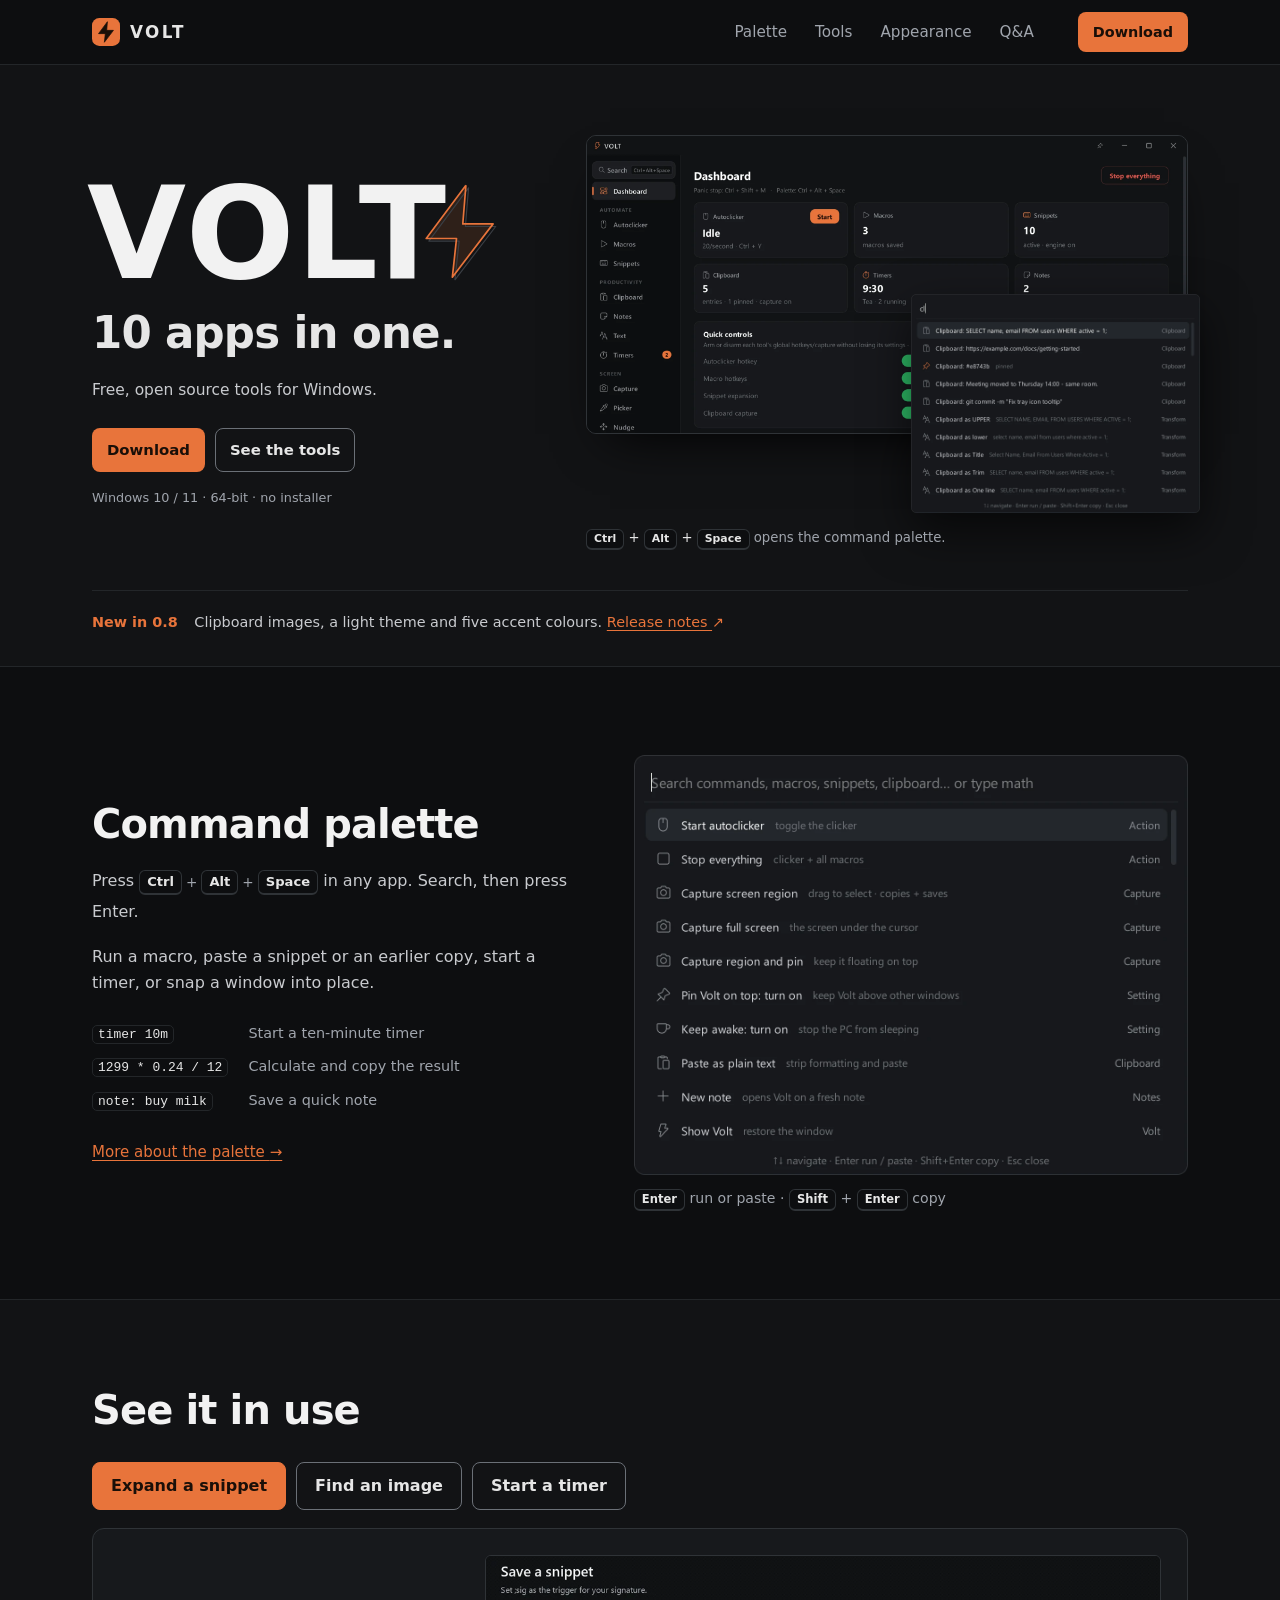
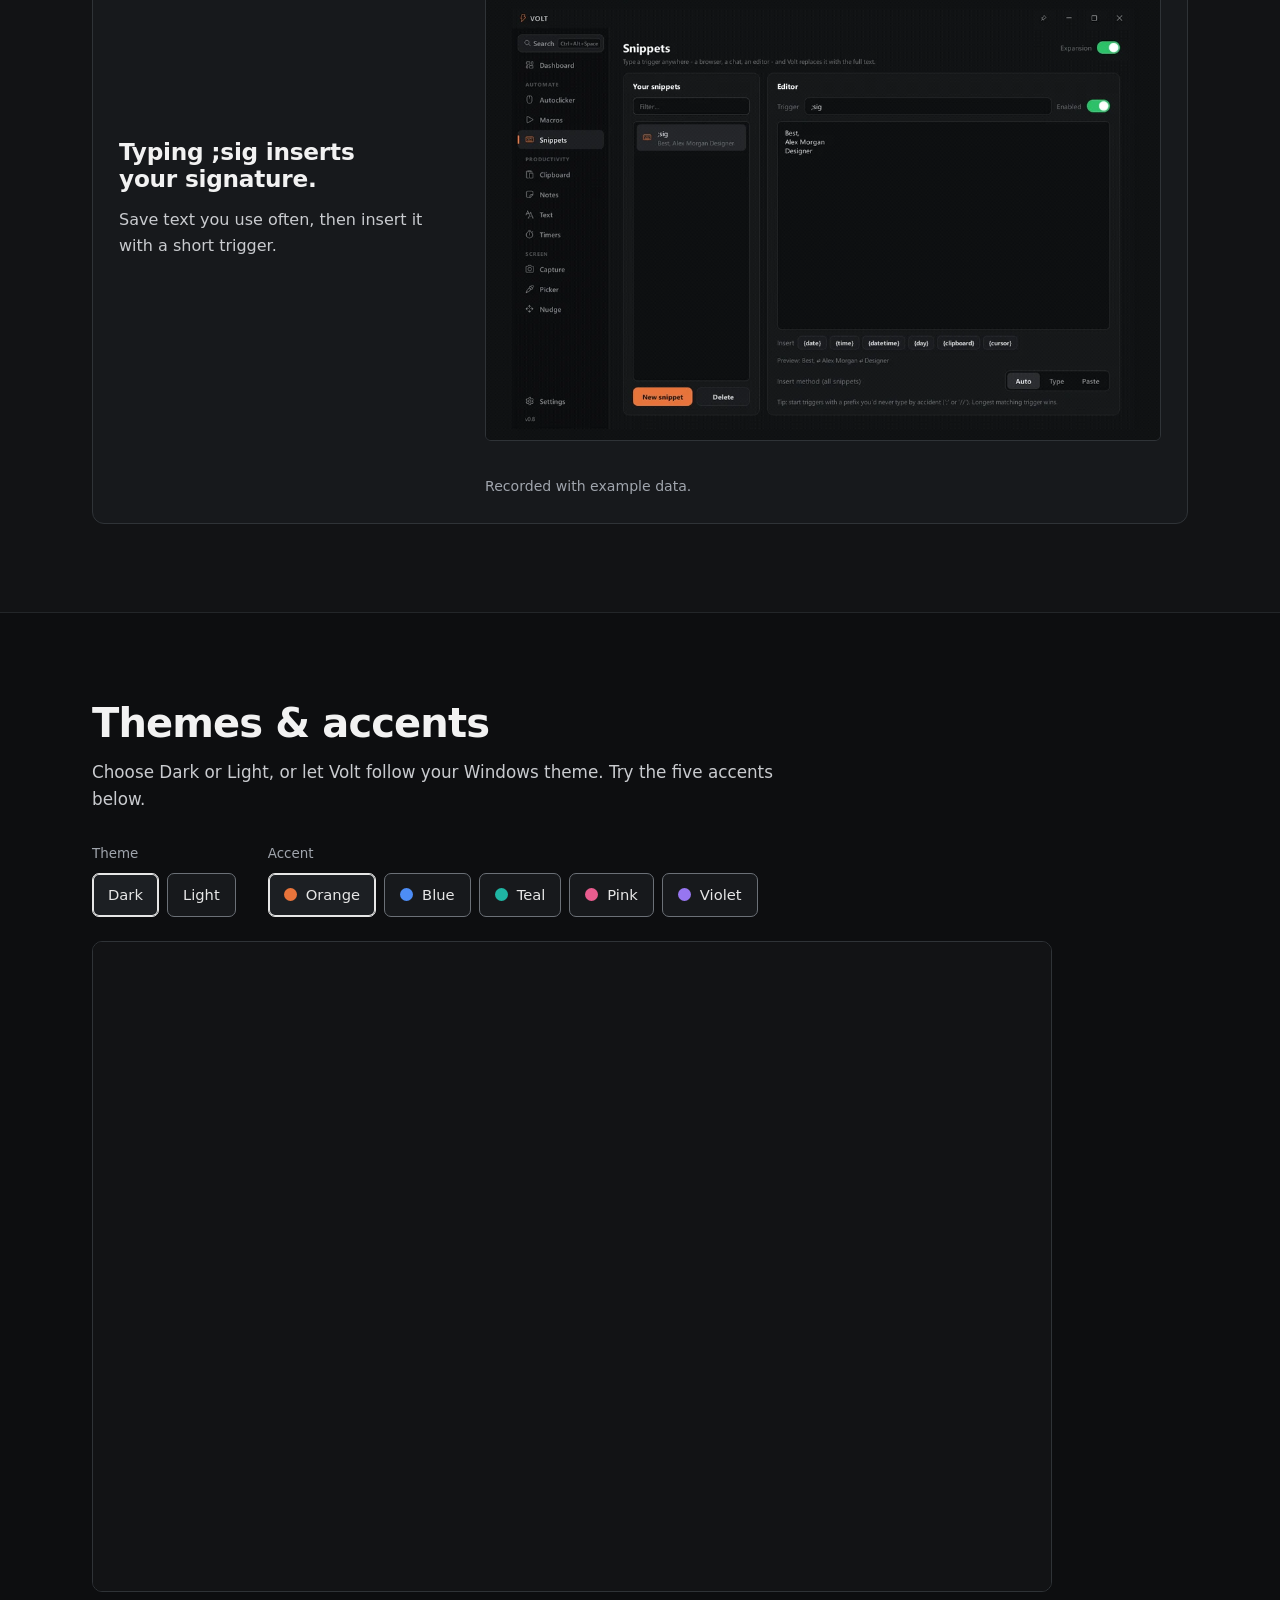
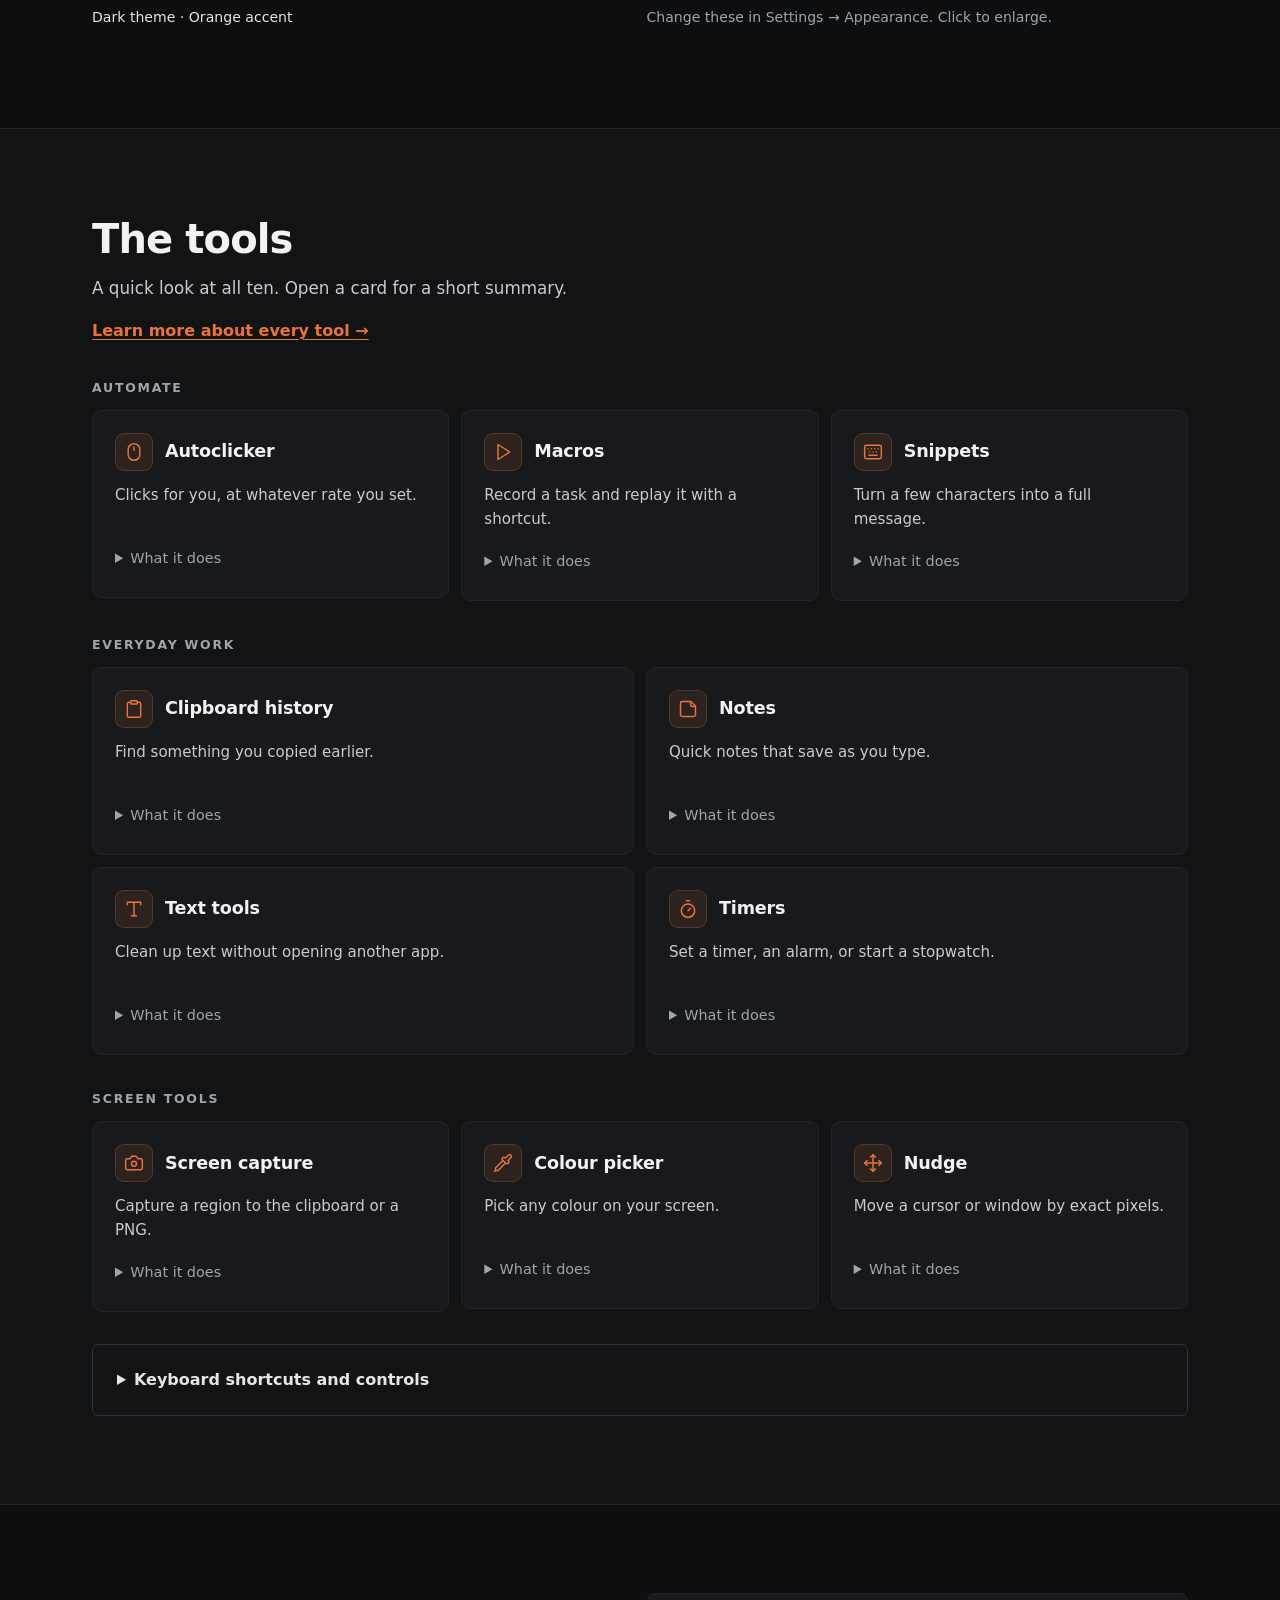
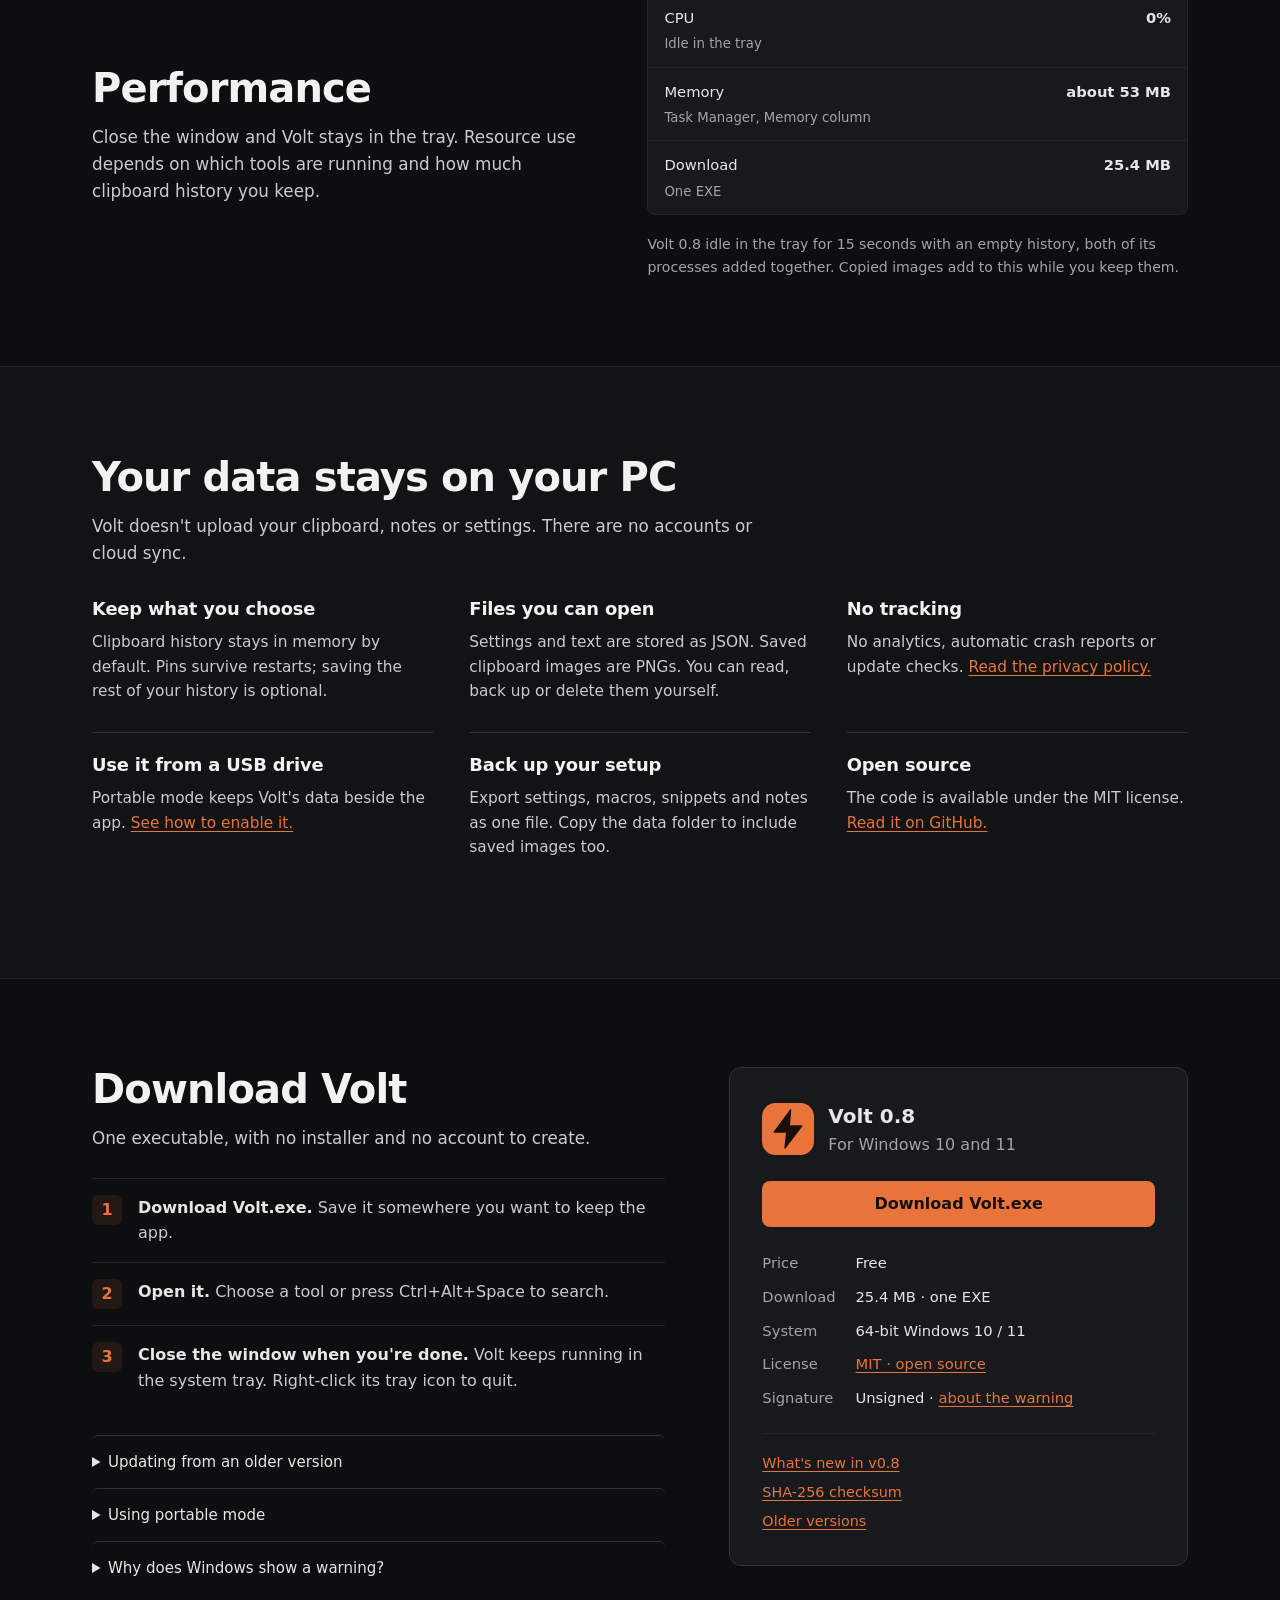
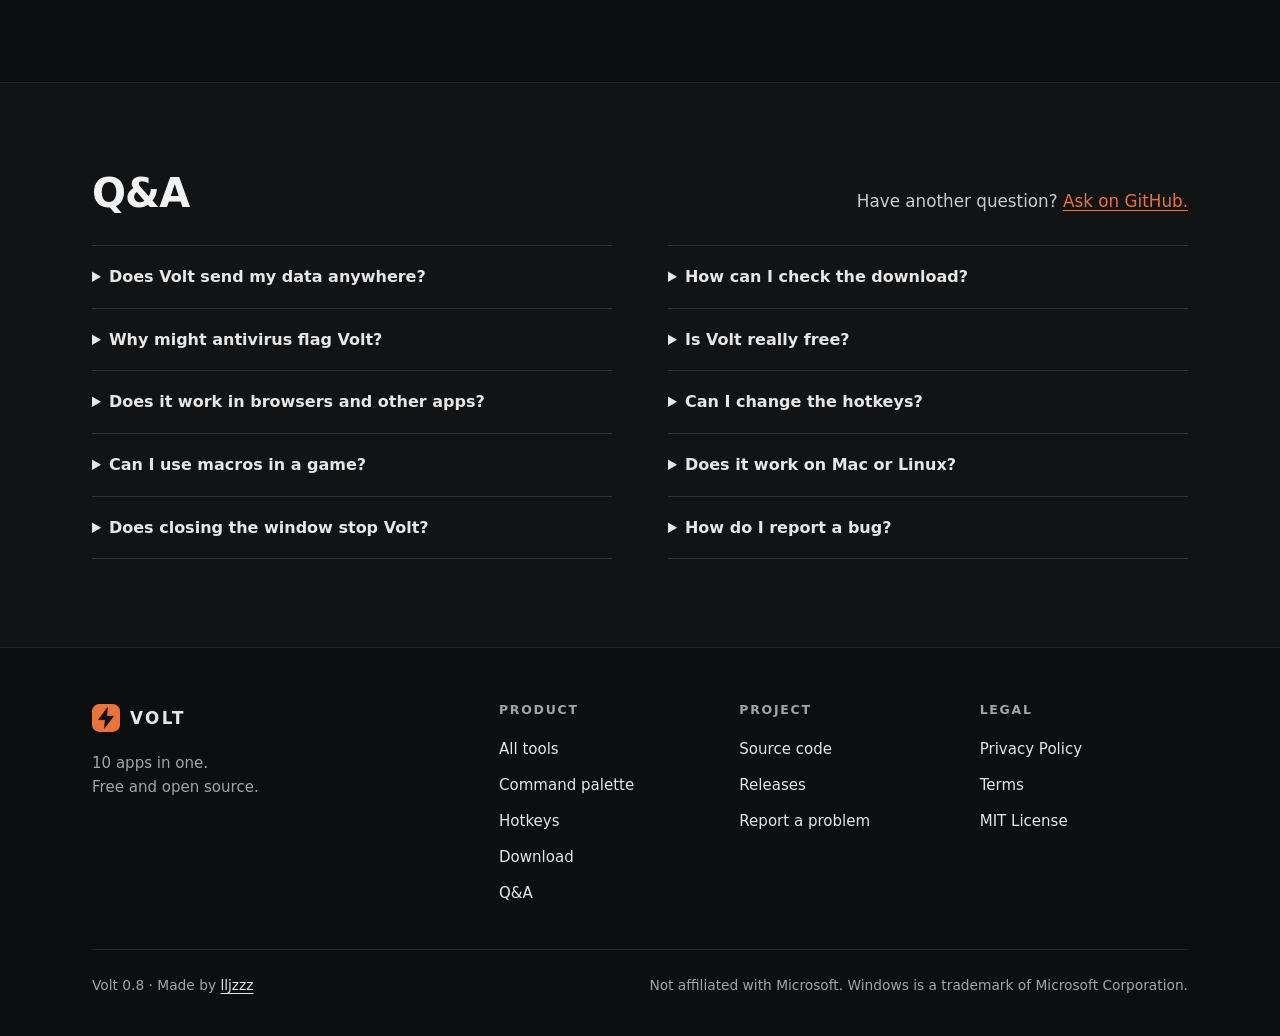
<file: index.html>
<!doctype html>
<html lang="en">
<head>
<meta charset="utf-8">
<meta name="viewport" content="width=device-width, initial-scale=1, viewport-fit=cover">
<meta http-equiv="Content-Security-Policy" content="default-src 'self'; img-src 'self' data: blob:; media-src 'self'; style-src 'self'; script-src 'self'; object-src 'none'; base-uri 'self'; form-action 'none'; upgrade-insecure-requests">
<meta name="referrer" content="strict-origin-when-cross-origin">
<title>Volt</title>
<meta name="description" content="Automate clicks, expand text shortcuts, retrieve copied text and images, and capture your screen. Volt is a free, open source Windows app. No account or installer needed.">
<meta name="theme-color" content="#0d0e10">
<link rel="canonical" href="https://lljzzz.github.io/">
<meta property="og:title" content="Volt · 10 apps in one">
<meta property="og:description" content="Autoclicker, macros, text shortcuts, clipboard history and more. See Volt in action and try every theme and accent colour.">
<meta property="og:type" content="website">
<meta property="og:url" content="https://lljzzz.github.io/">
<meta property="og:image" content="https://lljzzz.github.io/img/appearance-dark-orange.webp">
<meta property="og:image:alt" content="Volt's autoclicker in the dark theme with orange controls.">
<link rel="icon" href="favicon.svg" type="image/svg+xml">
<link rel="icon" href="favicon-32.png" type="image/png" sizes="32x32">
<link rel="apple-touch-icon" href="apple-touch-icon.png">
<link rel="stylesheet" href="styles.css?v=0.8.1">
<script src="site.js?v=0.8.1" defer></script>
</head>
<body>
<svg class="sprite" width="0" height="0" aria-hidden="true" focusable="false">
  <symbol id="i-mouse" viewBox="0 0 24 24"><rect x="5" y="2" width="14" height="20" rx="7"/><path d="M12 6v4"/></symbol>
  <symbol id="i-play" viewBox="0 0 24 24"><polygon points="6 3 20 12 6 21 6 3"/></symbol>
  <symbol id="i-keyboard" viewBox="0 0 24 24"><path d="M10 8h.01"/><path d="M12 12h.01"/><path d="M14 8h.01"/><path d="M16 12h.01"/><path d="M18 8h.01"/><path d="M6 8h.01"/><path d="M7 16h10"/><path d="M8 12h.01"/><rect width="20" height="16" x="2" y="4" rx="2"/></symbol>
  <symbol id="i-clipboard" viewBox="0 0 24 24"><rect width="8" height="4" x="8" y="2" rx="1"/><path d="M16 4h2a2 2 0 0 1 2 2v14a2 2 0 0 1-2 2H6a2 2 0 0 1-2-2V6a2 2 0 0 1 2-2h2"/></symbol>
  <symbol id="i-note" viewBox="0 0 24 24"><path d="M15.5 3H5a2 2 0 0 0-2 2v14c0 1.1.9 2 2 2h14a2 2 0 0 0 2-2V8.5L15.5 3Z"/><path d="M15 3v4a2 2 0 0 0 2 2h4"/></symbol>
  <symbol id="i-type" viewBox="0 0 24 24"><polyline points="4 7 4 4 20 4 20 7"/><line x1="9" x2="15" y1="20" y2="20"/><line x1="12" x2="12" y1="4" y2="20"/></symbol>
  <symbol id="i-timer" viewBox="0 0 24 24"><line x1="10" x2="14" y1="2" y2="2"/><line x1="12" x2="15" y1="14" y2="11"/><circle cx="12" cy="14" r="8"/></symbol>
  <symbol id="i-camera" viewBox="0 0 24 24"><path d="M14.5 4h-5L7 7H4a2 2 0 0 0-2 2v9a2 2 0 0 0 2 2h16a2 2 0 0 0 2-2V9a2 2 0 0 0-2-2h-3l-2.5-3z"/><circle cx="12" cy="13" r="3"/></symbol>
  <symbol id="i-pipette" viewBox="0 0 24 24"><path d="m2 22 1-1h3l9-9"/><path d="M3 21v-3l9-9"/><path d="m15 6 3.4-3.4a2.1 2.1 0 1 1 3 3L18 9l.4.4a2.1 2.1 0 1 1-3 3l-3.8-3.8a2.1 2.1 0 1 1 3-3l.4.4Z"/></symbol>
  <symbol id="i-move" viewBox="0 0 24 24"><polyline points="5 9 2 12 5 15"/><polyline points="9 5 12 2 15 5"/><polyline points="15 19 12 22 9 19"/><polyline points="19 9 22 12 19 15"/><line x1="2" x2="22" y1="12" y2="12"/><line x1="12" x2="12" y1="2" y2="22"/></symbol>
  <symbol id="i-download" viewBox="0 0 24 24"><path d="M21 15v4a2 2 0 0 1-2 2H5a2 2 0 0 1-2-2v-4"/><polyline points="7 10 12 15 17 10"/><line x1="12" x2="12" y1="15" y2="3"/></symbol>
  <symbol id="i-wifi-off" viewBox="0 0 24 24"><line x1="2" x2="22" y1="2" y2="22"/><path d="M8.5 16.5a5 5 0 0 1 7 0"/><path d="M2 8.82a15 15 0 0 1 4.17-2.65"/><path d="M10.66 5c4.01-.36 8.14.9 11.34 3.76"/><path d="M16.85 11.25a10 10 0 0 1 2.22 1.68"/><path d="M5 13a10 10 0 0 1 5.24-2.76"/><line x1="12" x2="12.01" y1="20" y2="20"/></symbol>
  <symbol id="i-folder" viewBox="0 0 24 24"><path d="M20 20a2 2 0 0 0 2-2V8a2 2 0 0 0-2-2h-7.9a2 2 0 0 1-1.69-.9L9.6 3.9A2 2 0 0 0 7.93 3H4a2 2 0 0 0-2 2v13a2 2 0 0 0 2 2Z"/></symbol>
  <symbol id="i-usb" viewBox="0 0 24 24"><circle cx="10" cy="7" r="1"/><circle cx="4" cy="20" r="1"/><path d="M4.7 19.3 19 5"/><path d="m21 3-3 1 2 2Z"/><path d="M9.26 7.68 5 12l2 5"/><path d="m10 14 5 2 3.5-3.5"/><path d="m18 12 1-1 1 1-1 1Z"/></symbol>
  <symbol id="i-archive" viewBox="0 0 24 24"><rect width="20" height="5" x="2" y="3" rx="1"/><path d="M4 8v11a2 2 0 0 0 2 2h12a2 2 0 0 0 2-2V8"/><path d="M10 12h4"/></symbol>
  <symbol id="i-code" viewBox="0 0 24 24"><polyline points="16 18 22 12 16 6"/><polyline points="8 6 2 12 8 18"/></symbol>
  <symbol id="i-user-x" viewBox="0 0 24 24"><path d="M16 21v-2a4 4 0 0 0-4-4H6a4 4 0 0 0-4 4v2"/><circle cx="9" cy="7" r="4"/><line x1="17" x2="22" y1="8" y2="13"/><line x1="22" x2="17" y1="8" y2="13"/></symbol>
  <symbol id="i-search" viewBox="0 0 24 24"><circle cx="11" cy="11" r="8"/><path d="m21 21-4.3-4.3"/></symbol>
  <symbol id="i-calc" viewBox="0 0 24 24"><rect width="16" height="20" x="4" y="2" rx="2"/><line x1="8" x2="16" y1="6" y2="6"/><line x1="16" x2="16" y1="14" y2="18"/><path d="M16 10h.01"/><path d="M12 10h.01"/><path d="M8 10h.01"/><path d="M12 14h.01"/><path d="M8 14h.01"/><path d="M12 18h.01"/><path d="M8 18h.01"/></symbol>
  <symbol id="i-layout" viewBox="0 0 24 24"><rect width="18" height="18" x="3" y="3" rx="2"/><path d="M12 3v18"/><path d="M3 12h9"/></symbol>
  <symbol id="i-shield" viewBox="0 0 24 24"><path d="M20 13c0 5-3.5 7.5-7.66 8.95a1 1 0 0 1-.67-.01C7.5 20.5 4 18 4 13V6a1 1 0 0 1 1-1c2 0 4.5-1.2 6.24-2.72a1.17 1.17 0 0 1 1.52 0C14.51 3.81 17 5 19 5a1 1 0 0 1 1 1z"/></symbol>
</svg>
<a class="skip" href="#main">Skip to content</a>
<header class="site-header"><div class="wrap">
  <a class="brand" href="./" aria-label="Volt home"><img src="favicon.svg" alt="" width="28" height="28">VOLT</a>
  <nav class="nav" aria-label="Main"><a href="#palette">Palette</a><a href="#tools">Tools</a><a href="#appearance">Appearance</a><a href="#faq">Q&amp;A</a></nav>
  <a class="btn btn-primary btn-sm" href="#download">Download</a>
</div></header><main id="main" tabindex="-1"><section class="hero" id="top"><div class="wrap">
  <div class="hero-grid">
    <div class="hero-copy">
      <h1>VOLT<svg class="bolt-mark" viewBox="4.6 2.2 14.8 19.6" aria-hidden="true" focusable="false">
          <path class="bolt-fill" d="M13.2 3.2 5.6 13.4h5.8l-.8 7.4 7.8-10.2h-5.8z"/>
          <path class="bolt-echo" d="M13.2 3.2 5.6 13.4h5.8l-.8 7.4 7.8-10.2h-5.8z" transform="translate(.5 .5)"/>
          <path class="bolt-line" d="M13.2 3.2 5.6 13.4h5.8l-.8 7.4 7.8-10.2h-5.8z" pathLength="1"/>
        </svg></h1><p class="hero-tagline">10 apps in one.</p>
      <p class="hero-description">Free, open source tools for Windows.</p>
      <div class="hero-actions"><a class="btn btn-primary" href="#download">Download</a><a class="btn btn-ghost" href="#tools">See the tools</a></div>
      <p class="hero-meta">Windows 10 / 11 · 64-bit · no installer</p>
    </div>
    <div class="hero-visual"><figure class="hero-stack">
        <a class="hero-dashboard" href="img/dashboard.webp" data-zoom data-caption="Volt 0.8 · Dashboard" aria-label="Enlarge the Volt Dashboard"><img src="img/dashboard.webp" width="2000" height="990" fetchpriority="high" alt="The Volt Dashboard, showing tools, status and hotkey controls."></a>
        <img class="hero-palette" src="img/palette.webp" width="1240" height="940" alt="The command palette, searching clipboard entries and actions.">
        <figcaption><a href="#palette"><kbd>Ctrl</kbd> + <kbd>Alt</kbd> + <kbd>Space</kbd></a> opens the command palette.</figcaption>
      </figure>
    </div>
  </div><p class="release-line"><span class="release-label">New in 0.8</span> Clipboard images, a light theme and five accent colours. <a href="https://github.com/lljzzz/volt/releases/tag/v0.8">Release notes <span aria-hidden="true">↗</span></a></p>
</div></section><section class="section band" id="palette" aria-labelledby="palette-title"><div class="wrap palette-layout">
  <div class="palette-copy"><h2 id="palette-title">Command palette</h2>
    <p>Press <span class="keys"><kbd>Ctrl</kbd><span class="plus">+</span><kbd>Alt</kbd><span class="plus">+</span><kbd>Space</kbd></span> in any app. Search, then press Enter.</p>
    <p>Run a macro, paste a snippet or an earlier copy, start a timer, or snap a window into place.</p>
    <dl class="palette-examples"><dt><code>timer 10m</code></dt><dd>Start a ten-minute timer</dd><dt><code>1299 * 0.24 / 12</code></dt><dd>Calculate and copy the result</dd><dt><code>note: buy milk</code></dt><dd>Save a quick note</dd></dl>
    <a href="tools.html#palette">More about the palette <span aria-hidden="true">→</span></a>
  </div>
  <figure class="palette-preview motion-demo">
    <img class="animated-demo" src="img/palette-demo-poster.webp" data-animation="img/palette-demo.png" data-poster="img/palette-demo-poster.webp" width="1240" height="940" loading="lazy" alt="The command palette searching for a timer, doing a calculation, finding copied images, saving a note and snapping a window.">
    <figcaption><span><kbd>Enter</kbd> run or paste · <kbd>Shift</kbd> + <kbd>Enter</kbd> copy</span></figcaption>
  </figure>
</div></section><section class="section" id="demos" aria-labelledby="demos-title"><div class="wrap">
  <div class="section-head"><h2 id="demos-title">See it in use</h2></div>
  <div class="demo-tabs" role="group" aria-label="Choose a demo" hidden>
    <button type="button" data-demo="snippets" aria-pressed="true" aria-controls="demo-snippets">Expand a snippet</button>
    <button type="button" data-demo="clipboard" aria-pressed="false" aria-controls="demo-clipboard">Find an image</button>
    <button type="button" data-demo="timer" aria-pressed="false" aria-controls="demo-timer">Start a timer</button>
  </div><div class="demo-stage"><figure class="demo-panel motion-demo" id="demo-snippets" aria-labelledby="demo-title-snippets">
      <div class="demo-heading"><h3 id="demo-title-snippets">Typing ;sig inserts your signature.</h3><p>Save text you use often, then insert it with a short trigger.</p></div>
      <img class="animated-demo" src="img/demo-snippets.webp" data-animation="img/demo-snippets.gif" data-poster="img/demo-snippets.webp" width="1280" height="920" loading="lazy" alt="GIF: ;sig is typed into an example message and replaced with a three-line signature.">
      <figcaption><span>Recorded with example data.</span><noscript><a href="img/demo-snippets.gif">Watch the GIF</a></noscript></figcaption>
    </figure><figure class="demo-panel motion-demo" id="demo-clipboard" aria-labelledby="demo-title-clipboard">
      <div class="demo-heading"><h3 id="demo-title-clipboard">Find the image you copied earlier.</h3><p>Search your history, copy the image back, and paste it into a document.</p></div>
      <img class="animated-demo" src="img/demo-clipboard.webp" data-animation="img/demo-clipboard.gif" data-poster="img/demo-clipboard.webp" width="1280" height="920" loading="lazy" alt="GIF: an earlier chart is selected in clipboard history, copied and pasted into an example document.">
      <figcaption><span>Recorded with example data.</span><noscript><a href="img/demo-clipboard.gif">Watch the GIF</a></noscript></figcaption>
    </figure><figure class="demo-panel motion-demo" id="demo-timer" aria-labelledby="demo-title-timer">
      <div class="demo-heading"><h3 id="demo-title-timer">Start a timer from the palette.</h3><p>Type timer 10m and press Enter. The countdown starts straight away.</p></div>
      <img class="animated-demo" src="img/demo-timer.webp" data-animation="img/demo-timer.gif" data-poster="img/demo-timer.webp" width="1280" height="920" loading="lazy" alt="GIF: the command palette starts a ten-minute timer, which counts down from 10:00 to 9:57.">
      <figcaption><span>Recorded with example data.</span><noscript><a href="img/demo-timer.gif">Watch the GIF</a></noscript></figcaption>
    </figure></div></div></section>  <section class="section band" id="appearance" aria-labelledby="appearance-title"><div class="wrap">
    <div class="section-head"><h2 id="appearance-title">Themes &amp; accents</h2><p>Choose Dark or Light, or let Volt follow your Windows theme. Try the five accents below.</p></div>
    <div class="appearance-controls" hidden>
      <fieldset><legend>Theme</legend><div class="choices theme-choices">
        <label><input type="radio" name="theme" value="dark" checked><span>Dark</span></label>
        <label><input type="radio" name="theme" value="light"><span>Light</span></label>
      </div></fieldset>
      <fieldset><legend>Accent</legend><div class="choices accent-choices">
        <label><input type="radio" name="accent" value="orange" checked><span><i class="swatch orange" aria-hidden="true"></i>Orange</span></label>
        <label><input type="radio" name="accent" value="blue"><span><i class="swatch blue" aria-hidden="true"></i>Blue</span></label>
        <label><input type="radio" name="accent" value="teal"><span><i class="swatch teal" aria-hidden="true"></i>Teal</span></label>
        <label><input type="radio" name="accent" value="pink"><span><i class="swatch pink" aria-hidden="true"></i>Pink</span></label>
        <label><input type="radio" name="accent" value="violet"><span><i class="swatch violet" aria-hidden="true"></i>Violet</span></label>
      </div></fieldset>
    </div>
    <figure class="appearance-preview">
      <a id="appearance-link" href="img/appearance-dark-orange.webp" data-zoom data-caption="Volt 0.8 · Dark theme, Orange accent" aria-label="Enlarge the selected appearance screenshot"><span class="appearance-stage"><img class="appearance-frame is-current" data-theme="dark" data-accent="orange" src="img/appearance-dark-orange.webp" width="1600" height="1085" loading="lazy" decoding="async" aria-hidden="false" alt="Volt in the Dark theme with the Orange accent."><img class="appearance-frame" data-theme="dark" data-accent="blue" src="img/appearance-dark-blue.webp" width="1600" height="1085" loading="lazy" decoding="async" aria-hidden="true" alt="Volt in the Dark theme with the Blue accent."><img class="appearance-frame" data-theme="dark" data-accent="teal" src="img/appearance-dark-teal.webp" width="1600" height="1085" loading="lazy" decoding="async" aria-hidden="true" alt="Volt in the Dark theme with the Teal accent."><img class="appearance-frame" data-theme="dark" data-accent="pink" src="img/appearance-dark-pink.webp" width="1600" height="1085" loading="lazy" decoding="async" aria-hidden="true" alt="Volt in the Dark theme with the Pink accent."><img class="appearance-frame" data-theme="dark" data-accent="violet" src="img/appearance-dark-violet.webp" width="1600" height="1085" loading="lazy" decoding="async" aria-hidden="true" alt="Volt in the Dark theme with the Violet accent."><img class="appearance-frame" data-theme="light" data-accent="orange" src="img/appearance-light-orange.webp" width="1600" height="1085" loading="lazy" decoding="async" aria-hidden="true" alt="Volt in the Light theme with the Orange accent."><img class="appearance-frame" data-theme="light" data-accent="blue" src="img/appearance-light-blue.webp" width="1600" height="1085" loading="lazy" decoding="async" aria-hidden="true" alt="Volt in the Light theme with the Blue accent."><img class="appearance-frame" data-theme="light" data-accent="teal" src="img/appearance-light-teal.webp" width="1600" height="1085" loading="lazy" decoding="async" aria-hidden="true" alt="Volt in the Light theme with the Teal accent."><img class="appearance-frame" data-theme="light" data-accent="pink" src="img/appearance-light-pink.webp" width="1600" height="1085" loading="lazy" decoding="async" aria-hidden="true" alt="Volt in the Light theme with the Pink accent."><img class="appearance-frame" data-theme="light" data-accent="violet" src="img/appearance-light-violet.webp" width="1600" height="1085" loading="lazy" decoding="async" aria-hidden="true" alt="Volt in the Light theme with the Violet accent."></span></a>
      <figcaption><span id="appearance-caption" role="status" aria-live="polite">Dark theme · Orange accent</span><span class="appearance-hint">Change these in Settings → Appearance. Click to enlarge.</span></figcaption>
    </figure><p id="appearance-error" class="note" role="alert" hidden></p>
    <noscript><p class="note"><a href="img/accents.webp">View all five accents in both themes</a>.</p></noscript>
  </div></section>

  <section class="section" id="tools" aria-labelledby="tools-title"><div class="wrap">
    <div class="section-head"><h2 id="tools-title">The tools</h2><p>A quick look at all ten. Open a card for a short summary.</p><a class="section-link" href="tools.html">Learn more about every tool <span aria-hidden="true">→</span></a></div>
    <div class="tool-group"><p class="group-label">Automate</p><div class="tool-grid"><article class="tool-card" id="autoclicker">
          <div class="tool-title"><span class="tool-icon"><svg class="icon" aria-hidden="true"><use href="#i-mouse"/></svg></span><h3>Autoclicker</h3></div>
          <p>Clicks for you, at whatever rate you set.</p><details><summary>What it does</summary><p>Choose a rate, repeat a sequence of points, or drag between them. Set a stopping point and limit clicking to a chosen window.</p><a class="learn-link" href="tools.html#autoclicker" aria-label="Learn more about Autoclicker">Learn more <span aria-hidden="true">→</span></a></details>
        </article><article class="tool-card" id="macros">
          <div class="tool-title"><span class="tool-icon"><svg class="icon" aria-hidden="true"><use href="#i-play"/></svg></span><h3>Macros</h3></div>
          <p>Record a task and replay it with a shortcut.</p><details><summary>What it does</summary><p>Record keyboard and mouse input, adjust individual steps, and change the speed or repeat count.</p><a class="learn-link" href="tools.html#macros" aria-label="Learn more about Macros">Learn more <span aria-hidden="true">→</span></a></details>
        </article><article class="tool-card" id="snippets">
          <div class="tool-title"><span class="tool-icon"><svg class="icon" aria-hidden="true"><use href="#i-keyboard"/></svg></span><h3>Snippets</h3></div>
          <p>Turn a few characters into a full message.</p><details><summary>What it does</summary><p>Save signatures, addresses and replies. Add the date, time or clipboard text with placeholders.</p><a class="learn-link" href="tools.html#snippets" aria-label="Learn more about Snippets">Learn more <span aria-hidden="true">→</span></a></details>
        </article></div></div><div class="tool-group"><p class="group-label">Everyday work</p><div class="tool-grid"><article class="tool-card" id="clipboard">
          <div class="tool-title"><span class="tool-icon"><svg class="icon" aria-hidden="true"><use href="#i-clipboard"/></svg></span><h3>Clipboard history</h3></div>
          <p>Find something you copied earlier.</p><details><summary>What it does</summary><p>Search text and images, preview them, and copy them back. Pin the things you use often. Images can also be saved or floated on screen.</p><a class="learn-link" href="tools.html#clipboard" aria-label="Learn more about Clipboard history">Learn more <span aria-hidden="true">→</span></a></details>
        </article><article class="tool-card" id="notes">
          <div class="tool-title"><span class="tool-icon"><svg class="icon" aria-hidden="true"><use href="#i-note"/></svg></span><h3>Notes</h3></div>
          <p>Quick notes that save as you type.</p><details><summary>What it does</summary><p>Notes save as you type. Search or pin them, or add one from the palette with note: buy milk.</p><a class="learn-link" href="tools.html#notes" aria-label="Learn more about Notes">Learn more <span aria-hidden="true">→</span></a></details>
        </article><article class="tool-card" id="text-tools">
          <div class="tool-title"><span class="tool-icon"><svg class="icon" aria-hidden="true"><use href="#i-type"/></svg></span><h3>Text tools</h3></div>
          <p>Clean up text without opening another app.</p><details><summary>What it does</summary><p>Change case, sort lines, format JSON, encode Base64, or generate a UUID, timestamp or password.</p><a class="learn-link" href="tools.html#text-tools" aria-label="Learn more about Text tools">Learn more <span aria-hidden="true">→</span></a></details>
        </article><article class="tool-card" id="timers">
          <div class="tool-title"><span class="tool-icon"><svg class="icon" aria-hidden="true"><use href="#i-timer"/></svg></span><h3>Timers</h3></div>
          <p>Set a timer, an alarm, or start a stopwatch.</p><details><summary>What it does</summary><p>Use a preset or enter a duration like 1h30. Pause, add a minute, and get a notification when time is up.</p><a class="learn-link" href="tools.html#timers" aria-label="Learn more about Timers">Learn more <span aria-hidden="true">→</span></a></details>
        </article></div></div><div class="tool-group"><p class="group-label">Screen tools</p><div class="tool-grid"><article class="tool-card" id="capture">
          <div class="tool-title"><span class="tool-icon"><svg class="icon" aria-hidden="true"><use href="#i-camera"/></svg></span><h3>Screen capture</h3></div>
          <p>Capture a region to the clipboard or a PNG.</p><details><summary>What it does</summary><p>Copy a screenshot, save it as a PNG, or pin it above your other windows as a reference.</p><a class="learn-link" href="tools.html#capture" aria-label="Learn more about Screen capture">Learn more <span aria-hidden="true">→</span></a></details>
        </article><article class="tool-card" id="picker">
          <div class="tool-title"><span class="tool-icon"><svg class="icon" aria-hidden="true"><use href="#i-pipette"/></svg></span><h3>Colour picker</h3></div>
          <p>Pick any colour on your screen.</p><details><summary>What it does</summary><p>Use the pixel magnifier to pick precisely, then copy the colour as HEX, RGB or HSL.</p><a class="learn-link" href="tools.html#picker" aria-label="Learn more about Colour picker">Learn more <span aria-hidden="true">→</span></a></details>
        </article><article class="tool-card" id="nudge">
          <div class="tool-title"><span class="tool-icon"><svg class="icon" aria-hidden="true"><use href="#i-move"/></svg></span><h3>Nudge</h3></div>
          <p>Move a cursor or window by exact pixels.</p><details><summary>What it does</summary><p>Use keyboard shortcuts for small adjustments, jump to saved positions, or snap a window into place.</p><a class="learn-link" href="tools.html#nudge" aria-label="Learn more about Nudge">Learn more <span aria-hidden="true">→</span></a></details>
        </article></div></div>
    <details class="shortcut-details" id="hotkeys"><summary>Keyboard shortcuts and controls</summary>
      <p>Change shortcuts in Settings. Volt flags conflicts and, by default, prevents its shortcuts from also triggering actions in the app you're using.</p>
      <div class="table-wrap" role="region" aria-label="Default keyboard shortcuts" tabindex="0"><table class="hotkeys">
          <caption id="hotkeys-caption" class="visually-hidden">Default hotkeys in Volt</caption>
          <thead><tr><th scope="col">Action</th><th scope="col">Default</th></tr></thead>
          <tbody>
            <tr><th scope="row">Open the palette</th><td><span class="keys"><kbd>Ctrl</kbd><span class="plus">+</span><kbd>Alt</kbd><span class="plus">+</span><kbd>Space</kbd></span></td></tr>
            <tr><th scope="row">Stop everything</th><td><span class="keys"><kbd>Ctrl</kbd><span class="plus">+</span><kbd>Shift</kbd><span class="plus">+</span><kbd>M</kbd></span></td></tr>
            <tr><th scope="row">Autoclicker on/off</th><td><span class="keys"><kbd>Ctrl</kbd><span class="plus">+</span><kbd>Y</kbd></span></td></tr>
            <tr><th scope="row">Paste as plain text</th><td><span class="keys"><kbd>Ctrl</kbd><span class="plus">+</span><kbd>Shift</kbd><span class="plus">+</span><kbd>V</kbd></span></td></tr>
            <tr><th scope="row">Capture a region</th><td><span class="keys"><kbd>Ctrl</kbd><span class="plus">+</span><kbd>Shift</kbd><span class="plus">+</span><kbd>X</kbd></span></td></tr>
            <tr><th scope="row">Pick a color</th><td><span class="keys"><kbd>Ctrl</kbd><span class="plus">+</span><kbd>Alt</kbd><span class="plus">+</span><kbd>C</kbd></span></td></tr>
            <tr><th scope="row">Nudge the cursor</th><td><span class="keys"><kbd>Ctrl</kbd><span class="plus">+</span><kbd>Alt</kbd><span class="plus">+</span><kbd>Arrows</kbd></span></td></tr>
            <tr><th scope="row">Move a window</th><td><span class="keys"><kbd>Win</kbd><span class="plus">+</span><kbd>Alt</kbd><span class="plus">+</span><kbd>Arrows</kbd></span></td></tr>
            <tr><th scope="row">Sequence points</th><td><kbd>F7</kbd> add, <kbd>F8</kbd> finish</td></tr>
          </tbody>
        </table></div>
      <p class="note"><strong>Stop everything:</strong> Ctrl+Shift+M stops the autoclicker and macros. Turn each tool's hotkeys off from the Dashboard without losing its settings.</p>
    </details>
  </div></section>

<section class="section band" id="lightweight" aria-labelledby="perf-title"><div class="wrap perf">
  <div class="section-head"><h2 id="perf-title">Performance</h2><p>Close the window and Volt stays in the tray. Resource use depends on which tools are running and how much clipboard history you keep.</p></div>
  <div><div class="table-wrap"><table><caption class="visually-hidden">Volt 0.8 resource use</caption><tbody>
    <tr><th scope="row">CPU<span class="sub">Idle in the tray</span></th><td>0%</td></tr>
    <tr><th scope="row">Memory<span class="sub">Task Manager, Memory column</span></th><td>about 53 MB</td></tr>
    <tr><th scope="row">Download<span class="sub">One EXE</span></th><td>25.4 MB</td></tr>
  </tbody></table></div><p class="note">Volt 0.8 idle in the tray for 15 seconds with an empty history, both of its processes added together. Copied images add to this while you keep them.</p></div>
</div></section><section class="section local-section" id="local" aria-labelledby="local-title"><div class="wrap">
  <div class="section-head"><h2 id="local-title">Your data stays on your PC</h2><p>Volt doesn't upload your clipboard, notes or settings. There are no accounts or cloud sync.</p></div>
  <div class="local-grid">
    <article><h3>Keep what you choose</h3><p>Clipboard history stays in memory by default. Pins survive restarts; saving the rest of your history is optional.</p></article>
    <article><h3>Files you can open</h3><p>Settings and text are stored as JSON. Saved clipboard images are PNGs. You can read, back up or delete them yourself.</p></article>
    <article><h3>No tracking</h3><p>No analytics, automatic crash reports or update checks. <a href="privacy.html">Read the privacy policy.</a></p></article>
    <article><h3>Use it from a USB drive</h3><p>Portable mode keeps Volt's data beside the app. <a href="#portable-help">See how to enable it.</a></p></article>
    <article><h3>Back up your setup</h3><p>Export settings, macros, snippets and notes as one file. Copy the data folder to include saved images too.</p></article>
    <article><h3>Open source</h3><p>The code is available under the MIT license. <a href="https://github.com/lljzzz/volt">Read it on GitHub.</a></p></article>
  </div>
</div></section>  <section class="section band" id="download" aria-labelledby="download-title"><div class="wrap download">
    <div>
      <div class="section-head"><h2 id="download-title">Download Volt</h2><p>One executable, with no installer and no account to create.</p></div>
      <ol class="steps">
        <li><div><p><strong>Download Volt.exe.</strong> Save it somewhere you want to keep the app.</p></div></li>
        <li><div><p><strong>Open it.</strong> Choose a tool or press Ctrl+Alt+Space to search.</p></div></li>
        <li><div><p><strong>Close the window when you're done.</strong> Volt keeps running in the system tray. Right-click its tray icon to quit.</p></div></li>
      </ol>
      <details class="help-detail" id="update-help"><summary>Updating from an older version</summary><p>Quit Volt from its tray menu, replace the old Volt.exe with the new download, then reopen it. Keep your data folder. In portable mode, also keep the <code>portable</code> marker and <code>VoltData</code> folder beside the EXE.</p></details>
      <details class="help-detail" id="portable-help"><summary>Using portable mode</summary><p>Put an empty file named <code>portable</code> (with no extension) beside Volt.exe before opening it. Volt then uses a <code>VoltData</code> folder there. Without the marker, the EXE stores data in <code>%APPDATA%\Volt</code>.</p></details>
      <details class="help-detail" id="windows-warning"><summary>Why does Windows show a warning?</summary><p>Volt 0.8 is not digitally signed, so Windows may show an unknown-publisher or SmartScreen warning. If you trust this download, Windows may offer <strong>More info → Run anyway</strong>. You can review the source and compare the download's SHA-256 checksum before deciding to run it.</p><p>Unsigned apps that simulate keyboard and mouse input can also trigger antivirus detections. If a security tool flags this file, check the detection rather than assuming it is harmless.</p></details>
    </div>
    <aside class="dl-card" aria-label="Download details">
      <div class="app"><img src="favicon.svg" alt="" width="52" height="52"><div><strong>Volt 0.8</strong><span class="muted">For Windows 10 and 11</span></div></div>
      <a class="btn btn-primary" href="https://github.com/lljzzz/volt/releases/latest/download/Volt.exe">Download Volt.exe</a>
      <dl class="specs"><dt>Price</dt><dd>Free</dd><dt>Download</dt><dd>25.4 MB · one EXE</dd><dt>System</dt><dd>64-bit Windows 10 / 11</dd><dt>License</dt><dd><a href="https://github.com/lljzzz/volt/blob/main/LICENSE">MIT · open source</a></dd><dt>Signature</dt><dd>Unsigned · <a href="#windows-warning">about the warning</a></dd></dl>
      <div class="download-links"><a href="https://github.com/lljzzz/volt/releases/tag/v0.8">What's new in v0.8</a><a href="https://github.com/lljzzz/volt/releases/download/v0.8/SHA256SUMS.txt">SHA-256 checksum</a><a href="https://github.com/lljzzz/volt/releases">Older versions</a></div>

    </aside>
  </div></section>

  <section class="section" id="faq" aria-labelledby="faq-title"><div class="wrap faq-layout">
    <div class="section-head"><h2 id="faq-title">Q&amp;A</h2><p>Have another question? <a href="https://github.com/lljzzz/volt/issues">Ask on GitHub.</a></p></div>
    <div class="faq-list">
      <details><summary>Does Volt send my data anywhere?</summary><p>No. Clipboard history, notes, macros and settings stay on your PC. Volt has no analytics, cloud sync or automatic crash reports. <a href="privacy.html">See what is stored and where.</a></p></details>
      <details><summary>How can I check the download?</summary><p>Download from the project's GitHub releases, compare the file's SHA-256 checksum, and review the source if you want to inspect the code. Volt 0.8 is unsigned, so Windows may show a warning. <a href="#windows-warning">About that warning.</a></p></details>
      <details><summary>Why might antivirus flag Volt?</summary><p>The autoclicker, macros and snippets work by simulating keyboard and mouse input, and some security tools flag unsigned apps that do that. Volt has no network code, and <a href="https://github.com/lljzzz/volt">the source is on GitHub</a> if you want to check what it does.</p></details>
      <details><summary>Is Volt really free?</summary><p>Yes. Volt is free and open source under the MIT license. No account or subscription is required.</p></details>
      <details><summary>Does it work in browsers and other apps?</summary><p>Yes. Global shortcuts, text expansion and clipboard tools work across Windows apps. Some games or apps running as administrator may handle simulated input differently.</p></details>
      <details><summary>Can I change the hotkeys?</summary><p>Yes, all of them, in Settings or on each tool's page. Volt warns you when two hotkeys clash, and you can switch any tool's hotkeys off from the Dashboard.</p></details>
      <details><summary>Can I use macros in a game?</summary><p>Check the game's rules first. Some games prohibit automation and may penalise its use. Volt doesn't bypass those rules or anti-cheat systems.</p></details>
      <details><summary>Does it work on Mac or Linux?</summary><p>No. Volt currently supports 64-bit Windows 10 and 11.</p></details>
      <details><summary>Does closing the window stop Volt?</summary><p>By default, closing the window leaves Volt running in the system tray, so shortcuts and background tools still work. To exit, right-click the tray icon and choose Quit.</p></details>
      <details><summary>How do I report a bug?</summary><p><a href="https://github.com/lljzzz/volt/issues">Open an issue</a> with your Volt version, Windows version, what you were doing and any error message. Don't include private clipboard content or personal data.</p></details>
    </div>
  </div></section>
</main><footer class="site-footer">
  <div class="wrap">
    <div class="footer-grid">
      <div>
        <a class="brand" href="#top" aria-label="Volt home"><img src="favicon.svg" alt="" width="28" height="28">VOLT</a>
        <p>10 apps in one.<br>Free and open source.</p>
      </div>
      <nav aria-labelledby="f-product">
        <h2 id="f-product">Product</h2>
        <ul>
          <li><a href="tools.html">All tools</a></li>
          <li><a href="#palette">Command palette</a></li>
        <li><a href="#hotkeys">Hotkeys</a></li>
          <li><a href="#download">Download</a></li>
          <li><a href="#faq">Q&amp;A</a></li>
        </ul>
      </nav>
      <nav aria-labelledby="f-project">
        <h2 id="f-project">Project</h2>
        <ul>
          <li><a href="https://github.com/lljzzz/volt">Source code</a></li>
          <li><a href="https://github.com/lljzzz/volt/releases">Releases</a></li>
          <li><a href="https://github.com/lljzzz/volt/issues">Report a problem</a></li>
        </ul>
      </nav>
      <nav aria-labelledby="f-legal">
        <h2 id="f-legal">Legal</h2>
        <ul>
          <li><a href="privacy.html">Privacy Policy</a></li>
          <li><a href="terms.html">Terms</a></li>
          <li><a href="https://github.com/lljzzz/volt/blob/main/LICENSE">MIT License</a></li>
        </ul>
      </nav>
    </div>
    <div class="footer-bottom">
      <span>Volt 0.8 · Made by <a href="https://github.com/lljzzz">lljzzz</a></span>
      <span>Not affiliated with Microsoft. Windows is a trademark of Microsoft Corporation.</span>
    </div>
  </div>
</footer><dialog id="screenshot-dialog" aria-labelledby="screenshot-title">
  <div class="dialog-bar"><p id="screenshot-title">Volt screenshot</p><button type="button" id="close-screenshot" aria-label="Close screenshot">Close <span aria-hidden="true">×</span></button></div>
  <img id="screenshot-image" alt="">
  <p class="dialog-note"><a id="screenshot-original" href="img/appearance-dark-orange.webp" target="_blank" rel="noopener">Open full-size image</a></p>
</dialog></body></html>
</file>
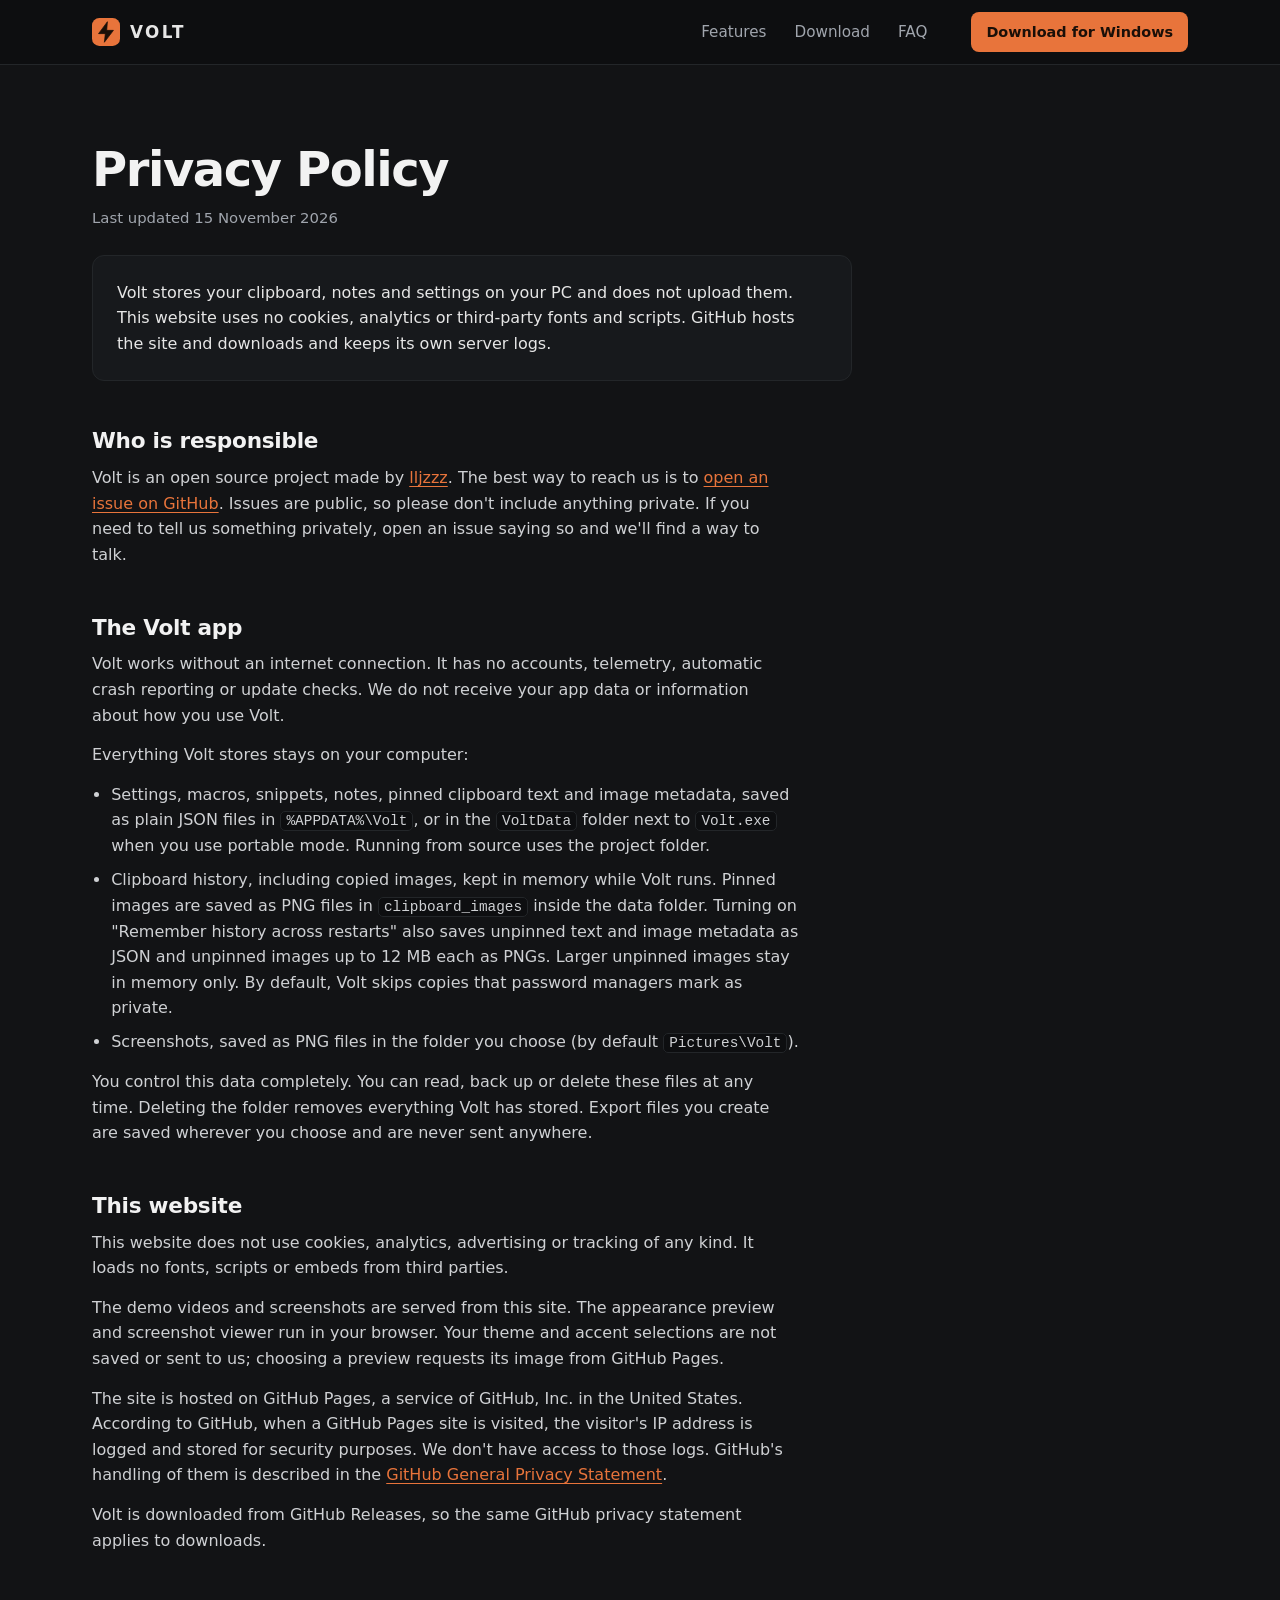
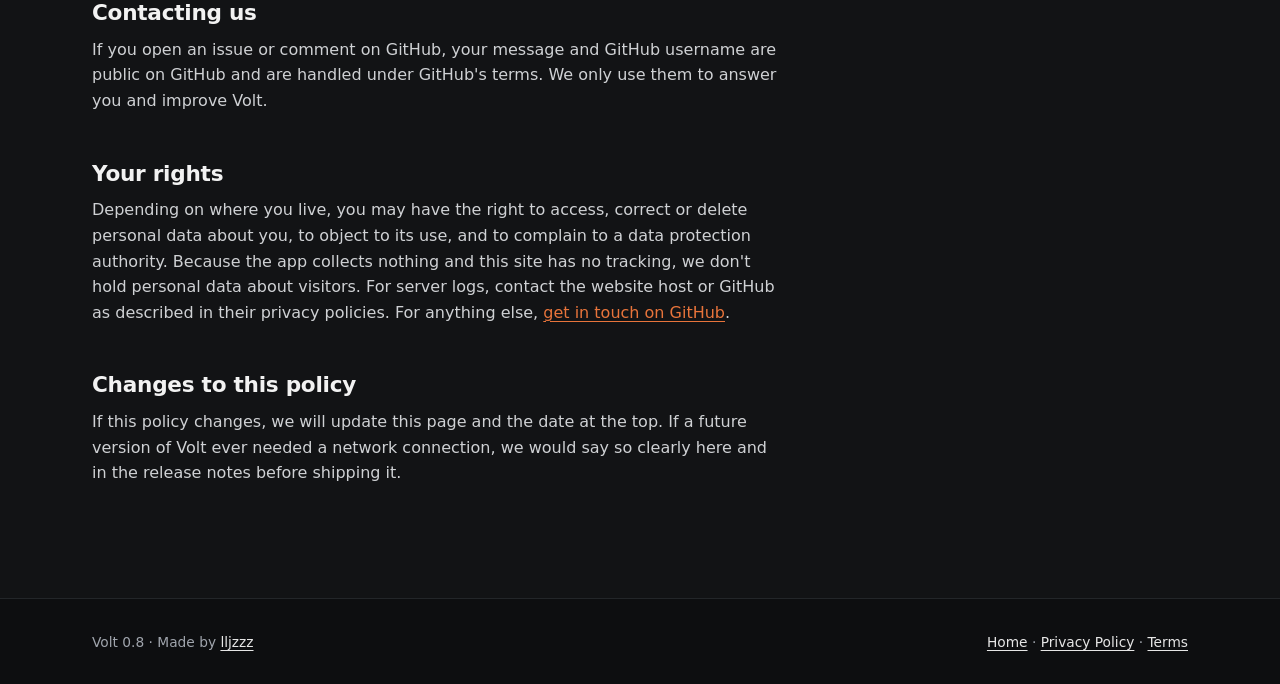
<file: privacy.html>
<!doctype html>
<html lang="en">
<head>
<meta charset="utf-8">
<meta name="viewport" content="width=device-width, initial-scale=1, viewport-fit=cover">
<meta http-equiv="Content-Security-Policy" content="default-src 'self'; img-src 'self' data:; style-src 'self'; script-src 'none'; object-src 'none'; base-uri 'self'; form-action 'none'; upgrade-insecure-requests">
<meta name="referrer" content="strict-origin-when-cross-origin">
<title>Privacy Policy · Volt</title>
<meta name="description" content="How Volt stores your clipboard, notes and settings on your PC, and how this website handles visitor data.">
<meta name="theme-color" content="#0d0e10">
<link rel="canonical" href="https://lljzzz.github.io/privacy.html">
<link rel="icon" href="favicon.svg" type="image/svg+xml">
<link rel="icon" href="favicon-32.png" type="image/png" sizes="32x32">
<link rel="apple-touch-icon" href="apple-touch-icon.png">
<link rel="stylesheet" href="styles.css">
</head>
<body>
<a class="skip" href="#main">Skip to content</a>

<header class="site-header">
  <div class="wrap">
    <a class="brand" href="./" aria-label="Volt home"><img src="favicon.svg" alt="" width="28" height="28">VOLT</a>
    <nav class="nav" aria-label="Main">
      <a href="./#tools">Features</a>
      <a href="./#download">Download</a>
      <a href="./#faq">FAQ</a>
    </nav>
    <a class="btn btn-primary btn-sm" href="./#download">Download for Windows</a>
  </div>
</header>

<main id="main" class="legal" tabindex="-1">
  <div class="wrap">
    <div class="legal-inner">
      <h1>Privacy Policy</h1>
      <p class="updated">Last updated 15 November 2026</p>

      <div class="summary">
        <p>Volt stores your clipboard, notes and settings on your PC and does not upload them. This website uses no cookies, analytics or third-party fonts and scripts. GitHub hosts the site and downloads and keeps its own server logs.</p>
      </div>

      <h2>Who is responsible</h2>
      <p>Volt is an open source project made by <a href="https://github.com/lljzzz">lljzzz</a>. The best way to reach us is to <a href="https://github.com/lljzzz/volt/issues">open an issue on GitHub</a>. Issues are public, so please don't include anything private. If you need to tell us something privately, open an issue saying so and we'll find a way to talk.</p>

      <h2>The Volt app</h2>
      <p>Volt works without an internet connection. It has no accounts, telemetry, automatic crash reporting or update checks. We do not receive your app data or information about how you use Volt.</p>
      <p>Everything Volt stores stays on your computer:</p>
      <ul>
        <li>Settings, macros, snippets, notes, pinned clipboard text and image metadata, saved as plain JSON files in <code>%APPDATA%\Volt</code>, or in the <code>VoltData</code> folder next to <code>Volt.exe</code> when you use portable mode. Running from source uses the project folder.</li>
        <li>Clipboard history, including copied images, kept in memory while Volt runs. Pinned images are saved as PNG files in <code>clipboard_images</code> inside the data folder. Turning on "Remember history across restarts" also saves unpinned text and image metadata as JSON and unpinned images up to 12 MB each as PNGs. Larger unpinned images stay in memory only. By default, Volt skips copies that password managers mark as private.</li>
        <li>Screenshots, saved as PNG files in the folder you choose (by default <code>Pictures\Volt</code>).</li>
      </ul>
      <p>You control this data completely. You can read, back up or delete these files at any time. Deleting the folder removes everything Volt has stored. Export files you create are saved wherever you choose and are never sent anywhere.</p>

      <h2>This website</h2>
      <p>This website does not use cookies, analytics, advertising or tracking of any kind. It loads no fonts, scripts or embeds from third parties.</p>
      <p>The demo videos and screenshots are served from this site. The appearance preview and screenshot viewer run in your browser. Your theme and accent selections are not saved or sent to us; choosing a preview requests its image from GitHub Pages.</p>
      <p>The site is hosted on GitHub Pages, a service of GitHub, Inc. in the United States. According to GitHub, when a GitHub Pages site is visited, the visitor's IP address is logged and stored for security purposes. We don't have access to those logs. GitHub's handling of them is described in the <a href="https://docs.github.com/en/site-policy/privacy-policies/github-general-privacy-statement">GitHub General Privacy Statement</a>.</p>
      <p>Volt is downloaded from GitHub Releases, so the same GitHub privacy statement applies to downloads.</p>

      <h2>Contacting us</h2>
      <p>If you open an issue or comment on GitHub, your message and GitHub username are public on GitHub and are handled under GitHub's terms. We only use them to answer you and improve Volt.</p>

      <h2>Your rights</h2>
      <p>Depending on where you live, you may have the right to access, correct or delete personal data about you, to object to its use, and to complain to a data protection authority. Because the app collects nothing and this site has no tracking, we don't hold personal data about visitors. For server logs, contact the website host or GitHub as described in their privacy policies. For anything else, <a href="https://github.com/lljzzz/volt/issues">get in touch on GitHub</a>.</p>

      <h2>Changes to this policy</h2>
      <p>If this policy changes, we will update this page and the date at the top. If a future version of Volt ever needed a network connection, we would say so clearly here and in the release notes before shipping it.</p>
    </div>
  </div>
</main>

<footer class="site-footer">
  <div class="wrap">
    <div class="footer-bottom solo">
      <span>Volt 0.8 · Made by <a href="https://github.com/lljzzz">lljzzz</a></span>
      <nav aria-label="Footer"><a href="./">Home</a> · <a href="privacy.html" aria-current="page">Privacy Policy</a> · <a href="terms.html">Terms</a></nav>
    </div>
  </div>
</footer>
</body>
</html>
</file>
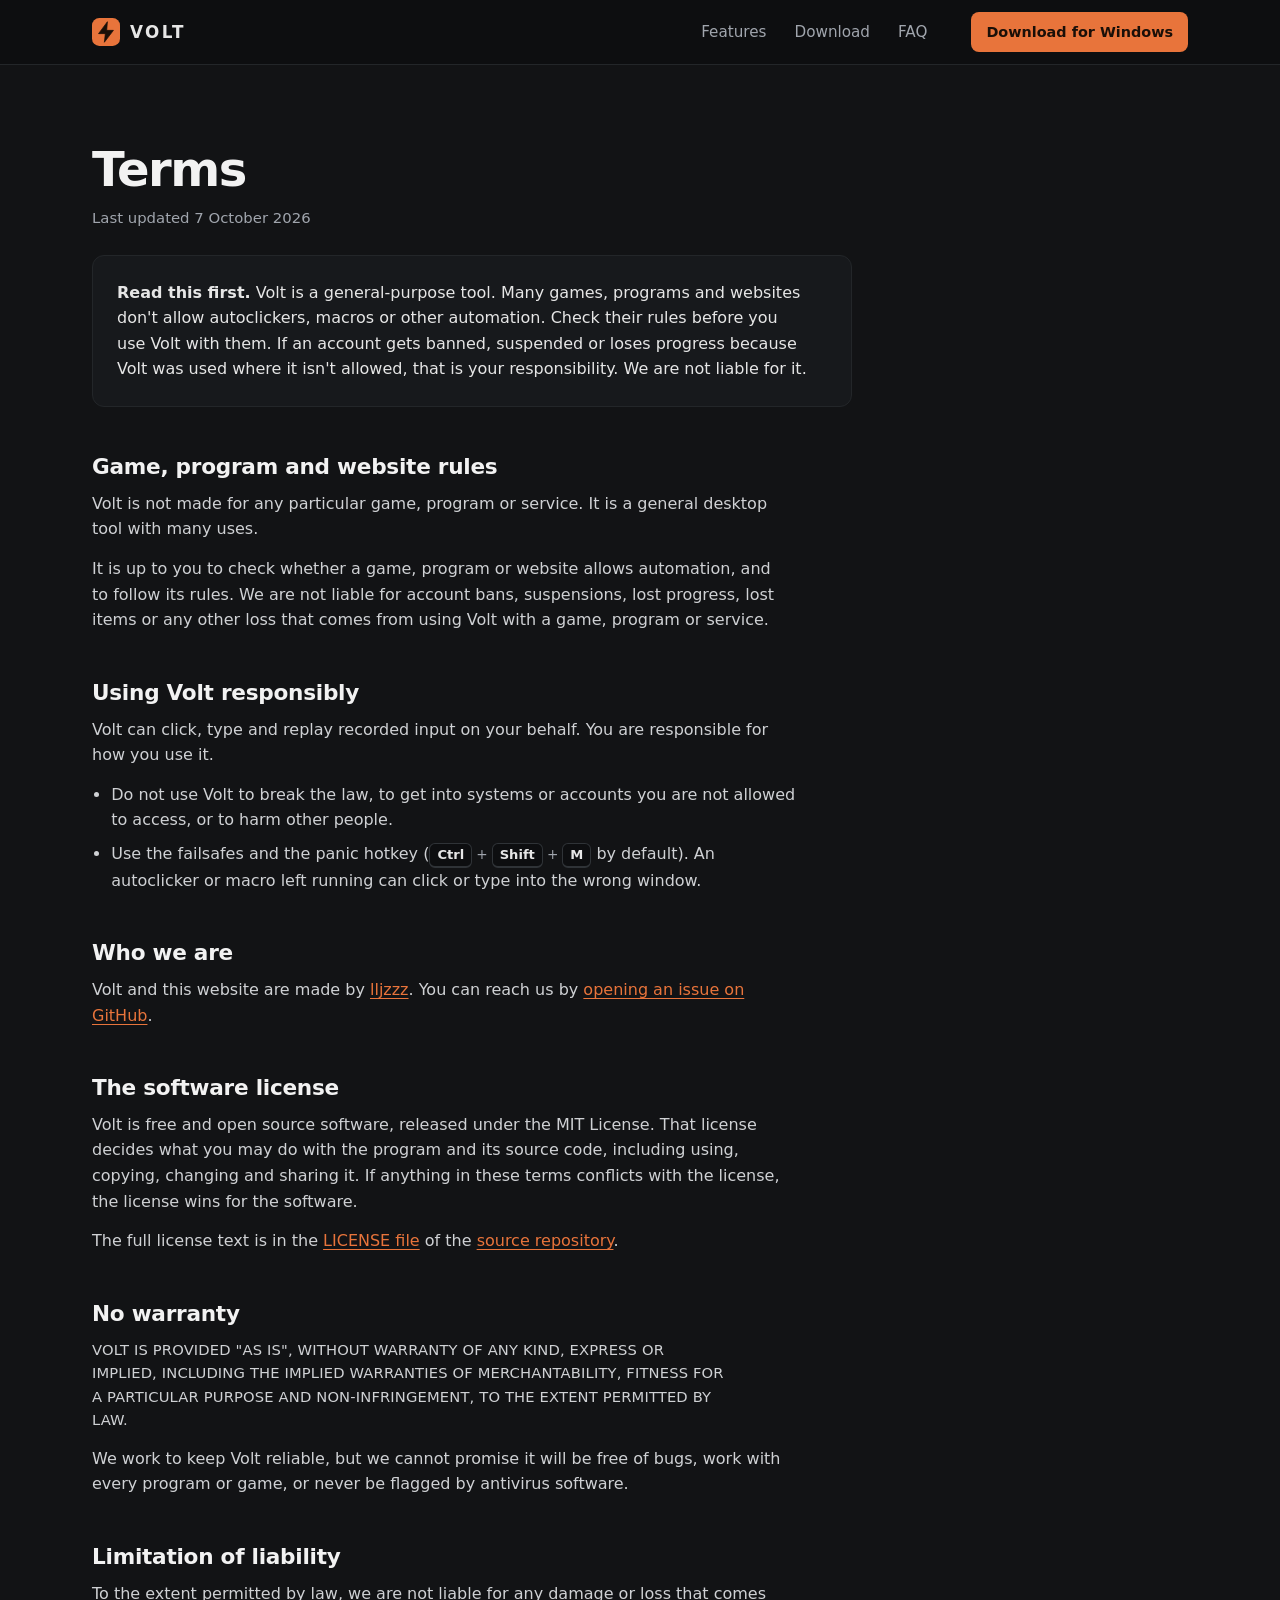
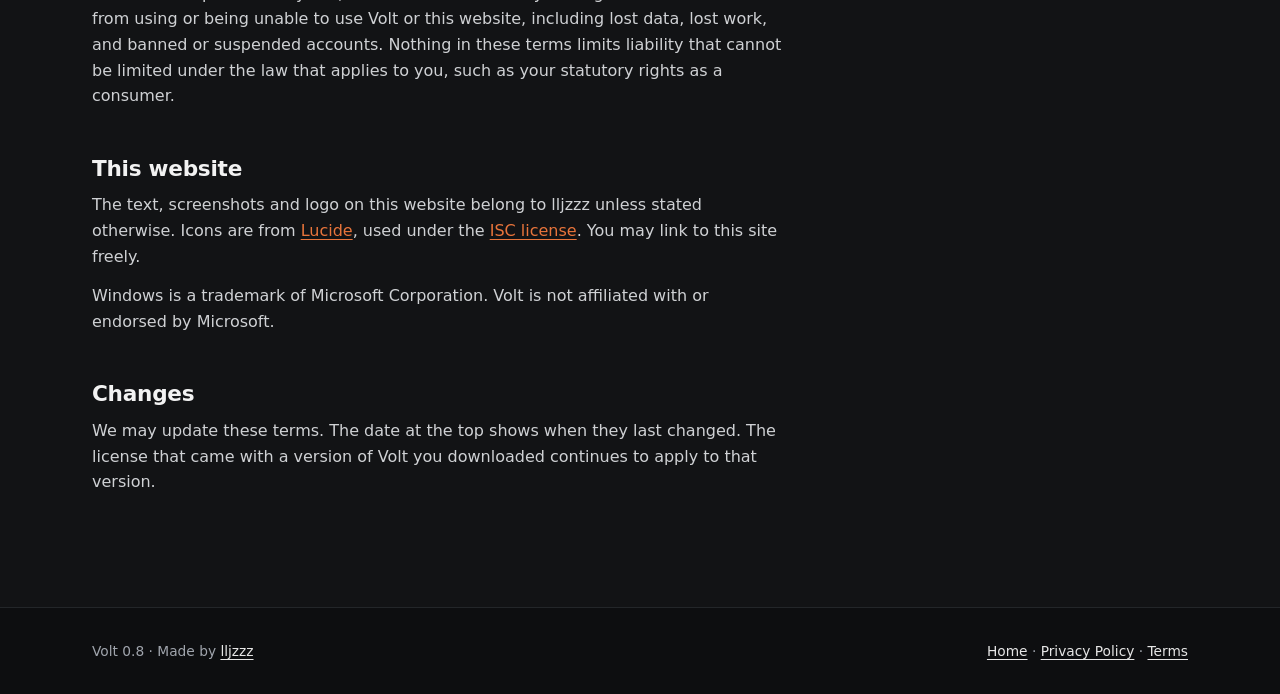
<file: terms.html>
<!doctype html>
<html lang="en">
<head>
<meta charset="utf-8">
<meta name="viewport" content="width=device-width, initial-scale=1, viewport-fit=cover">
<meta http-equiv="Content-Security-Policy" content="default-src 'self'; img-src 'self' data:; style-src 'self'; script-src 'none'; object-src 'none'; base-uri 'self'; form-action 'none'; upgrade-insecure-requests">
<meta name="referrer" content="strict-origin-when-cross-origin">
<title>Terms · Volt</title>
<meta name="description" content="Terms for using the Volt app and website.">
<meta name="theme-color" content="#0d0e10">
<link rel="canonical" href="https://lljzzz.github.io/terms.html">
<link rel="icon" href="favicon.svg" type="image/svg+xml">
<link rel="icon" href="favicon-32.png" type="image/png" sizes="32x32">
<link rel="apple-touch-icon" href="apple-touch-icon.png">
<link rel="stylesheet" href="styles.css">
</head>
<body>
<a class="skip" href="#main">Skip to content</a>

<header class="site-header">
  <div class="wrap">
    <a class="brand" href="./" aria-label="Volt home"><img src="favicon.svg" alt="" width="28" height="28">VOLT</a>
    <nav class="nav" aria-label="Main">
      <a href="./#tools">Features</a>
      <a href="./#download">Download</a>
      <a href="./#faq">FAQ</a>
    </nav>
    <a class="btn btn-primary btn-sm" href="./#download">Download for Windows</a>
  </div>
</header>

<main id="main" class="legal" tabindex="-1">
  <div class="wrap">
    <div class="legal-inner">
      <h1>Terms</h1>
      <p class="updated">Last updated 7 October 2026</p>

      <div class="summary">
        <p><strong>Read this first.</strong> Volt is a general-purpose tool. Many games, programs and websites don't allow autoclickers, macros or other automation. Check their rules before you use Volt with them. If an account gets banned, suspended or loses progress because Volt was used where it isn't allowed, that is your responsibility. We are not liable for it.</p>
      </div>

      <h2>Game, program and website rules</h2>
      <p>Volt is not made for any particular game, program or service. It is a general desktop tool with many uses.</p>
      <p>It is up to you to check whether a game, program or website allows automation, and to follow its rules. We are not liable for account bans, suspensions, lost progress, lost items or any other loss that comes from using Volt with a game, program or service.</p>

      <h2>Using Volt responsibly</h2>
      <p>Volt can click, type and replay recorded input on your behalf. You are responsible for how you use it.</p>
      <ul>
        <li>Do not use Volt to break the law, to get into systems or accounts you are not allowed to access, or to harm other people.</li>
        <li>Use the failsafes and the panic hotkey (<span class="keys"><kbd>Ctrl</kbd><span class="plus">+</span><kbd>Shift</kbd><span class="plus">+</span><kbd>M</kbd></span> by default). An autoclicker or macro left running can click or type into the wrong window.</li>
      </ul>

      <h2>Who we are</h2>
      <p>Volt and this website are made by <a href="https://github.com/lljzzz">lljzzz</a>. You can reach us by <a href="https://github.com/lljzzz/volt/issues">opening an issue on GitHub</a>.</p>

      <h2>The software license</h2>
      <p>Volt is free and open source software, released under the MIT License. That license decides what you may do with the program and its source code, including using, copying, changing and sharing it. If anything in these terms conflicts with the license, the license wins for the software.</p>
      <p>The full license text is in the <a href="https://github.com/lljzzz/volt/blob/main/LICENSE">LICENSE file</a> of the <a href="https://github.com/lljzzz/volt">source repository</a>.</p>

      <h2>No warranty</h2>
      <p class="caps">Volt is provided "as is", without warranty of any kind, express or implied, including the implied warranties of merchantability, fitness for a particular purpose and non-infringement, to the extent permitted by law.</p>
      <p>We work to keep Volt reliable, but we cannot promise it will be free of bugs, work with every program or game, or never be flagged by antivirus software.</p>

      <h2>Limitation of liability</h2>
      <p>To the extent permitted by law, we are not liable for any damage or loss that comes from using or being unable to use Volt or this website, including lost data, lost work, and banned or suspended accounts. Nothing in these terms limits liability that cannot be limited under the law that applies to you, such as your statutory rights as a consumer.</p>

      <h2>This website</h2>
      <p>The text, screenshots and logo on this website belong to lljzzz unless stated otherwise. Icons are from <a href="https://lucide.dev/">Lucide</a>, used under the <a href="https://lucide.dev/license">ISC license</a>. You may link to this site freely.</p>
      <p>Windows is a trademark of Microsoft Corporation. Volt is not affiliated with or endorsed by Microsoft.</p>

      <h2>Changes</h2>
      <p>We may update these terms. The date at the top shows when they last changed. The license that came with a version of Volt you downloaded continues to apply to that version.</p>
    </div>
  </div>
</main>

<footer class="site-footer">
  <div class="wrap">
    <div class="footer-bottom solo">
      <span>Volt 0.8 · Made by <a href="https://github.com/lljzzz">lljzzz</a></span>
      <nav aria-label="Footer"><a href="./">Home</a> · <a href="privacy.html">Privacy Policy</a> · <a href="terms.html" aria-current="page">Terms</a></nav>
    </div>
  </div>
</footer>
</body>
</html>
</file>
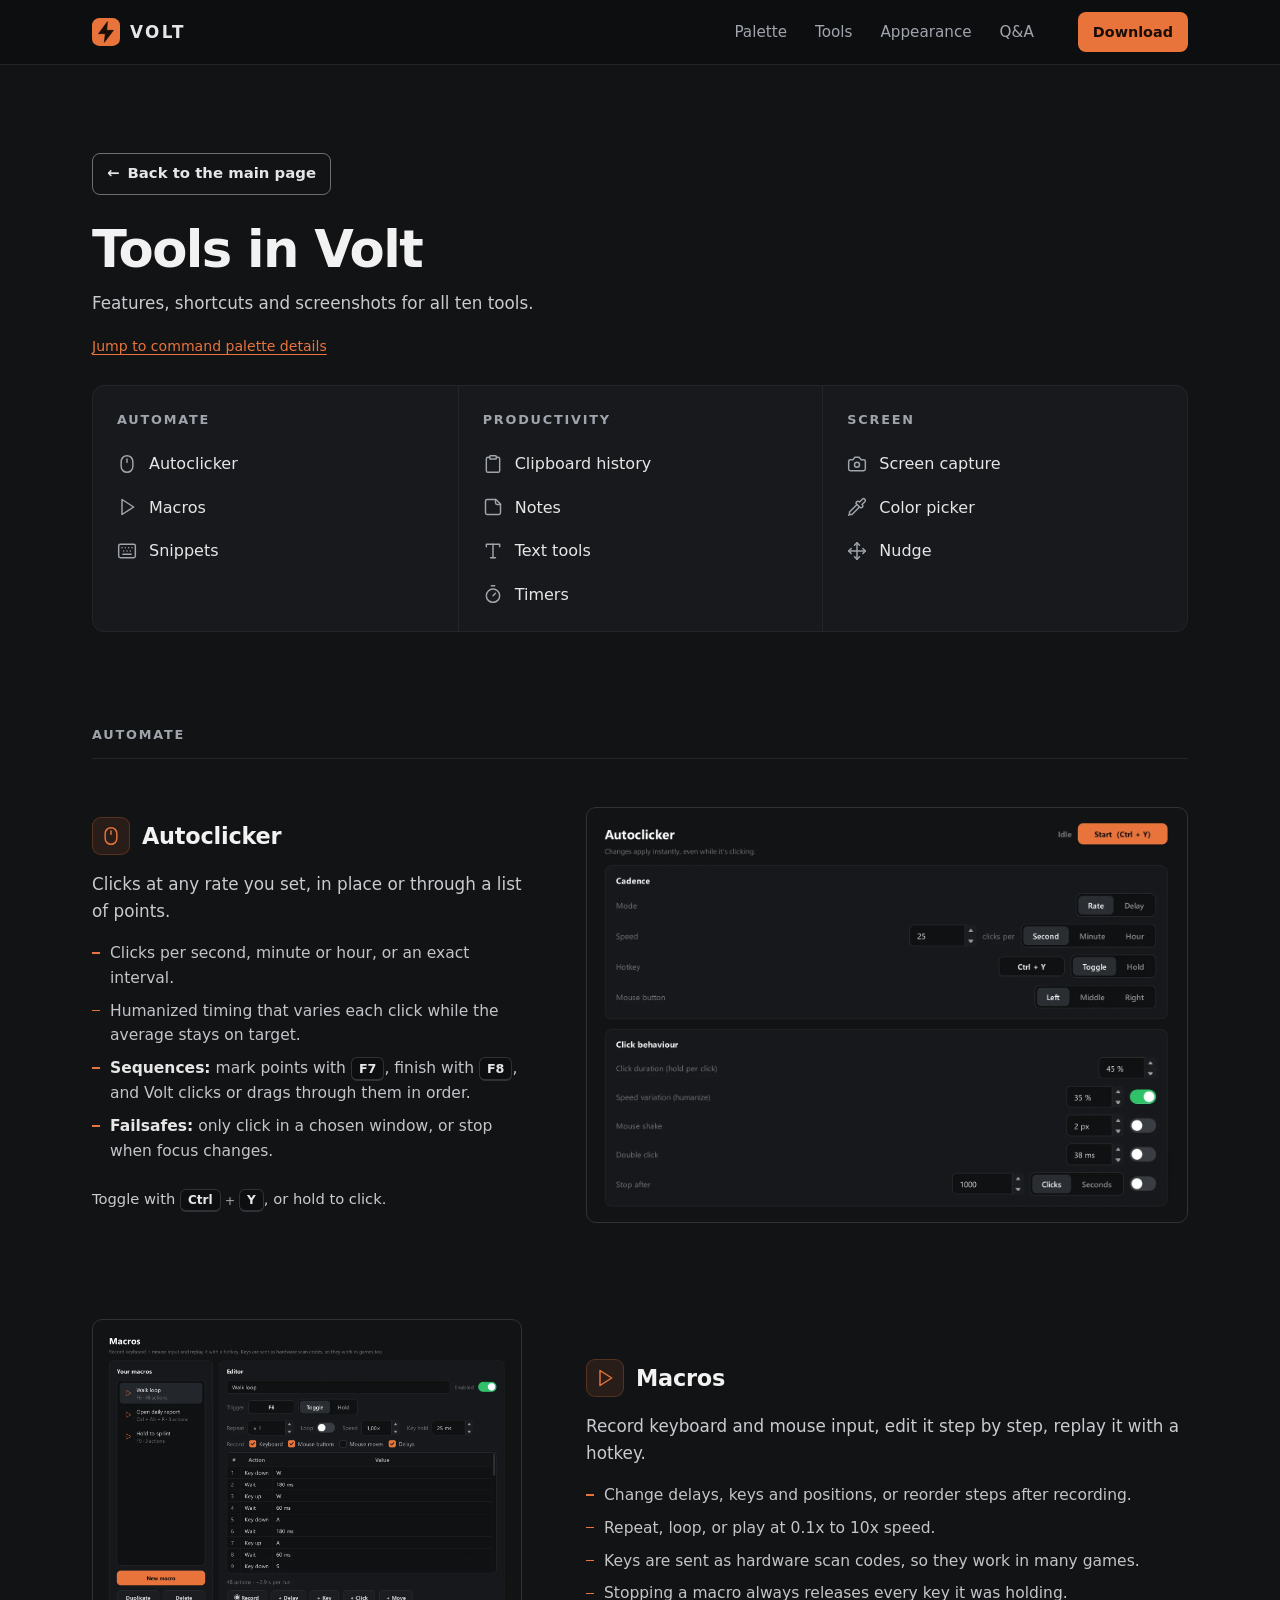
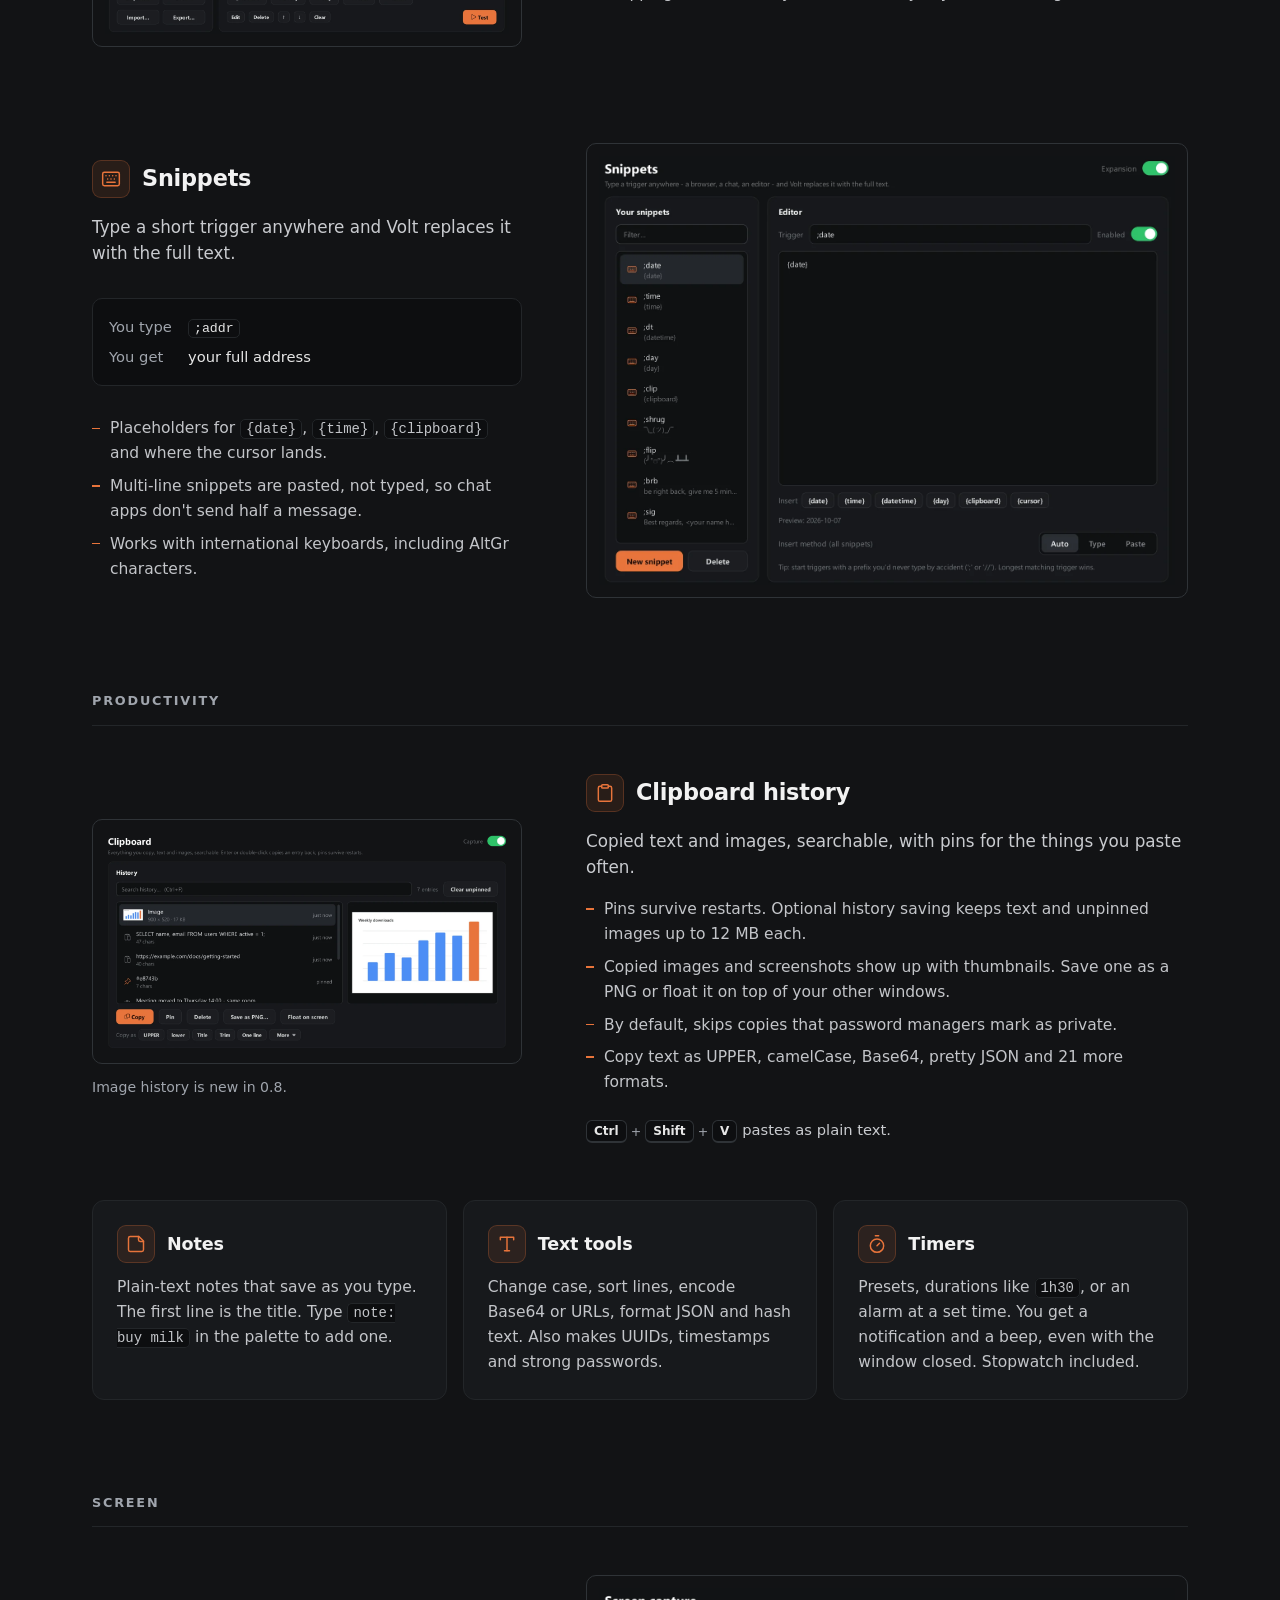
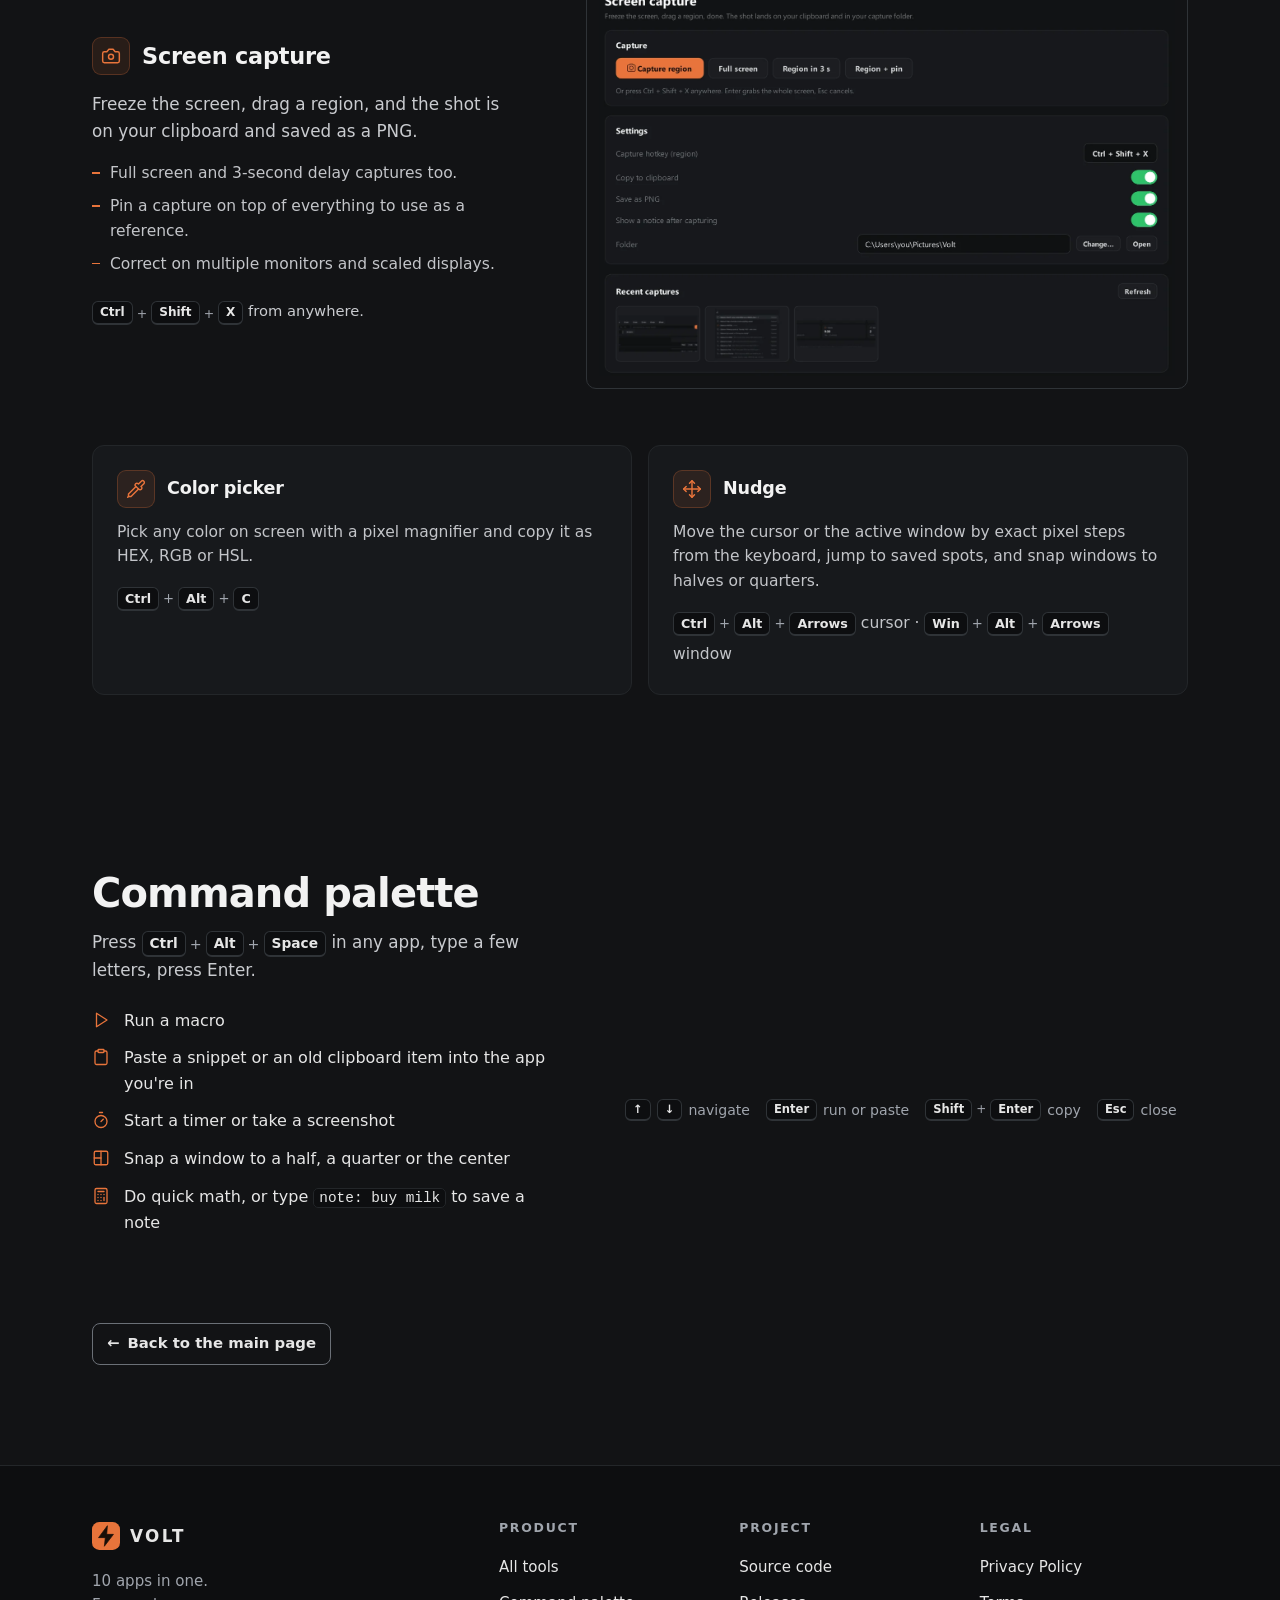
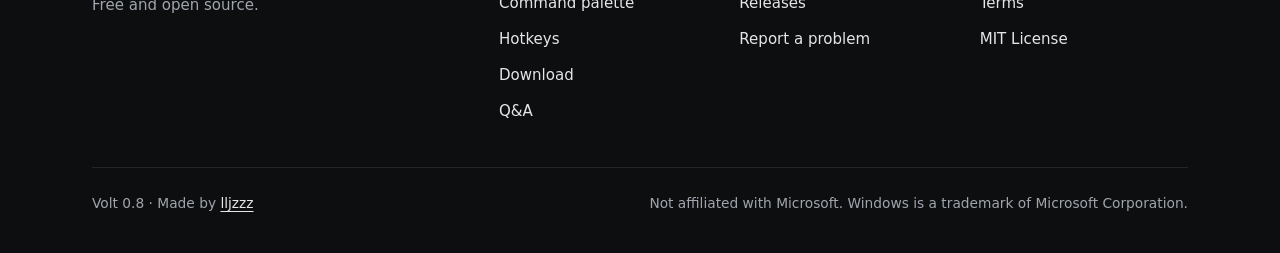
<file: tools.html>
<!doctype html>
<html lang="en">
<head>
<meta charset="utf-8">
<meta name="viewport" content="width=device-width, initial-scale=1, viewport-fit=cover">
<meta http-equiv="Content-Security-Policy" content="default-src 'self'; img-src 'self' data:; media-src 'self'; style-src 'self'; script-src 'self'; object-src 'none'; base-uri 'self'; form-action 'none'; upgrade-insecure-requests">
<meta name="referrer" content="strict-origin-when-cross-origin">
<title>Volt · Tools</title>
<meta name="description" content="All Volt tools explained: autoclicker, macros, snippets, clipboard history, notes, text tools, timers, screen capture, colour picker, Nudge and the command palette.">
<meta name="theme-color" content="#0d0e10">
<link rel="canonical" href="https://lljzzz.github.io/tools.html">
<meta property="og:title" content="Volt · 10 apps in one">
<meta property="og:description" content="Autoclicker, macros, text shortcuts, clipboard history and more. See Volt in action and try every theme and accent colour.">
<meta property="og:type" content="website">
<meta property="og:url" content="https://lljzzz.github.io/">
<meta property="og:image" content="https://lljzzz.github.io/img/appearance-dark-orange.webp">
<meta property="og:image:alt" content="Volt's autoclicker in the dark theme with orange controls.">
<link rel="icon" href="favicon.svg" type="image/svg+xml">
<link rel="icon" href="favicon-32.png" type="image/png" sizes="32x32">
<link rel="apple-touch-icon" href="apple-touch-icon.png">
<link rel="stylesheet" href="styles.css?v=0.8.1">
<script src="site.js?v=0.8.1" defer></script>
</head>
<body><svg class="sprite" width="0" height="0" aria-hidden="true" focusable="false">
  <symbol id="i-mouse" viewBox="0 0 24 24"><rect x="5" y="2" width="14" height="20" rx="7"/><path d="M12 6v4"/></symbol>
  <symbol id="i-play" viewBox="0 0 24 24"><polygon points="6 3 20 12 6 21 6 3"/></symbol>
  <symbol id="i-keyboard" viewBox="0 0 24 24"><path d="M10 8h.01"/><path d="M12 12h.01"/><path d="M14 8h.01"/><path d="M16 12h.01"/><path d="M18 8h.01"/><path d="M6 8h.01"/><path d="M7 16h10"/><path d="M8 12h.01"/><rect width="20" height="16" x="2" y="4" rx="2"/></symbol>
  <symbol id="i-clipboard" viewBox="0 0 24 24"><rect width="8" height="4" x="8" y="2" rx="1"/><path d="M16 4h2a2 2 0 0 1 2 2v14a2 2 0 0 1-2 2H6a2 2 0 0 1-2-2V6a2 2 0 0 1 2-2h2"/></symbol>
  <symbol id="i-note" viewBox="0 0 24 24"><path d="M15.5 3H5a2 2 0 0 0-2 2v14c0 1.1.9 2 2 2h14a2 2 0 0 0 2-2V8.5L15.5 3Z"/><path d="M15 3v4a2 2 0 0 0 2 2h4"/></symbol>
  <symbol id="i-type" viewBox="0 0 24 24"><polyline points="4 7 4 4 20 4 20 7"/><line x1="9" x2="15" y1="20" y2="20"/><line x1="12" x2="12" y1="4" y2="20"/></symbol>
  <symbol id="i-timer" viewBox="0 0 24 24"><line x1="10" x2="14" y1="2" y2="2"/><line x1="12" x2="15" y1="14" y2="11"/><circle cx="12" cy="14" r="8"/></symbol>
  <symbol id="i-camera" viewBox="0 0 24 24"><path d="M14.5 4h-5L7 7H4a2 2 0 0 0-2 2v9a2 2 0 0 0 2 2h16a2 2 0 0 0 2-2V9a2 2 0 0 0-2-2h-3l-2.5-3z"/><circle cx="12" cy="13" r="3"/></symbol>
  <symbol id="i-pipette" viewBox="0 0 24 24"><path d="m2 22 1-1h3l9-9"/><path d="M3 21v-3l9-9"/><path d="m15 6 3.4-3.4a2.1 2.1 0 1 1 3 3L18 9l.4.4a2.1 2.1 0 1 1-3 3l-3.8-3.8a2.1 2.1 0 1 1 3-3l.4.4Z"/></symbol>
  <symbol id="i-move" viewBox="0 0 24 24"><polyline points="5 9 2 12 5 15"/><polyline points="9 5 12 2 15 5"/><polyline points="15 19 12 22 9 19"/><polyline points="19 9 22 12 19 15"/><line x1="2" x2="22" y1="12" y2="12"/><line x1="12" x2="12" y1="2" y2="22"/></symbol>
  <symbol id="i-download" viewBox="0 0 24 24"><path d="M21 15v4a2 2 0 0 1-2 2H5a2 2 0 0 1-2-2v-4"/><polyline points="7 10 12 15 17 10"/><line x1="12" x2="12" y1="15" y2="3"/></symbol>
  <symbol id="i-wifi-off" viewBox="0 0 24 24"><line x1="2" x2="22" y1="2" y2="22"/><path d="M8.5 16.5a5 5 0 0 1 7 0"/><path d="M2 8.82a15 15 0 0 1 4.17-2.65"/><path d="M10.66 5c4.01-.36 8.14.9 11.34 3.76"/><path d="M16.85 11.25a10 10 0 0 1 2.22 1.68"/><path d="M5 13a10 10 0 0 1 5.24-2.76"/><line x1="12" x2="12.01" y1="20" y2="20"/></symbol>
  <symbol id="i-folder" viewBox="0 0 24 24"><path d="M20 20a2 2 0 0 0 2-2V8a2 2 0 0 0-2-2h-7.9a2 2 0 0 1-1.69-.9L9.6 3.9A2 2 0 0 0 7.93 3H4a2 2 0 0 0-2 2v13a2 2 0 0 0 2 2Z"/></symbol>
  <symbol id="i-usb" viewBox="0 0 24 24"><circle cx="10" cy="7" r="1"/><circle cx="4" cy="20" r="1"/><path d="M4.7 19.3 19 5"/><path d="m21 3-3 1 2 2Z"/><path d="M9.26 7.68 5 12l2 5"/><path d="m10 14 5 2 3.5-3.5"/><path d="m18 12 1-1 1 1-1 1Z"/></symbol>
  <symbol id="i-archive" viewBox="0 0 24 24"><rect width="20" height="5" x="2" y="3" rx="1"/><path d="M4 8v11a2 2 0 0 0 2 2h12a2 2 0 0 0 2-2V8"/><path d="M10 12h4"/></symbol>
  <symbol id="i-code" viewBox="0 0 24 24"><polyline points="16 18 22 12 16 6"/><polyline points="8 6 2 12 8 18"/></symbol>
  <symbol id="i-user-x" viewBox="0 0 24 24"><path d="M16 21v-2a4 4 0 0 0-4-4H6a4 4 0 0 0-4 4v2"/><circle cx="9" cy="7" r="4"/><line x1="17" x2="22" y1="8" y2="13"/><line x1="22" x2="17" y1="8" y2="13"/></symbol>
  <symbol id="i-search" viewBox="0 0 24 24"><circle cx="11" cy="11" r="8"/><path d="m21 21-4.3-4.3"/></symbol>
  <symbol id="i-calc" viewBox="0 0 24 24"><rect width="16" height="20" x="4" y="2" rx="2"/><line x1="8" x2="16" y1="6" y2="6"/><line x1="16" x2="16" y1="14" y2="18"/><path d="M16 10h.01"/><path d="M12 10h.01"/><path d="M8 10h.01"/><path d="M12 14h.01"/><path d="M8 14h.01"/><path d="M12 18h.01"/><path d="M8 18h.01"/></symbol>
  <symbol id="i-layout" viewBox="0 0 24 24"><rect width="18" height="18" x="3" y="3" rx="2"/><path d="M12 3v18"/><path d="M3 12h9"/></symbol>
  <symbol id="i-shield" viewBox="0 0 24 24"><path d="M20 13c0 5-3.5 7.5-7.66 8.95a1 1 0 0 1-.67-.01C7.5 20.5 4 18 4 13V6a1 1 0 0 1 1-1c2 0 4.5-1.2 6.24-2.72a1.17 1.17 0 0 1 1.52 0C14.51 3.81 17 5 19 5a1 1 0 0 1 1 1z"/></symbol>
</svg><a class="skip" href="#main">Skip to content</a><header class="site-header"><div class="wrap">
  <a class="brand" href="./" aria-label="Volt home"><img src="favicon.svg" alt="" width="28" height="28">VOLT</a>
  <nav class="nav" aria-label="Main"><a href="./#palette">Palette</a><a href="tools.html" aria-current="page">Tools</a><a href="./#appearance">Appearance</a><a href="./#faq">Q&amp;A</a></nav>
  <a class="btn btn-primary btn-sm" href="./#download">Download</a>
</div></header><main id="main" tabindex="-1">  <section class="section tools-page" id="tools" aria-labelledby="tools-title">
    <div class="wrap">
      <a class="back-link" href="./"><span aria-hidden="true">←</span> Back to the main page</a>
      <div class="section-head">
        <h1 id="tools-title">Tools in Volt</h1>
        <p>Features, shortcuts and screenshots for all ten tools.</p>
      </div>

      <p class="note"><a href="#palette">Jump to command palette details</a></p>
      <nav class="index" aria-label="Tools in Volt">
      <div class="index-group">
        <p class="group-label" id="ix-automate">Automate</p>
        <ul aria-labelledby="ix-automate">
        <li><a href="#autoclicker"><svg class="icon" aria-hidden="true"><use href="#i-mouse"/></svg>Autoclicker</a></li>
        <li><a href="#macros"><svg class="icon" aria-hidden="true"><use href="#i-play"/></svg>Macros</a></li>
        <li><a href="#snippets"><svg class="icon" aria-hidden="true"><use href="#i-keyboard"/></svg>Snippets</a></li>
        </ul>
      </div>
      <div class="index-group">
        <p class="group-label" id="ix-productivity">Productivity</p>
        <ul aria-labelledby="ix-productivity">
        <li><a href="#clipboard"><svg class="icon" aria-hidden="true"><use href="#i-clipboard"/></svg>Clipboard history</a></li>
        <li><a href="#notes"><svg class="icon" aria-hidden="true"><use href="#i-note"/></svg>Notes</a></li>
        <li><a href="#text-tools"><svg class="icon" aria-hidden="true"><use href="#i-type"/></svg>Text tools</a></li>
        <li><a href="#timers"><svg class="icon" aria-hidden="true"><use href="#i-timer"/></svg>Timers</a></li>
        </ul>
      </div>
      <div class="index-group">
        <p class="group-label" id="ix-screen">Screen</p>
        <ul aria-labelledby="ix-screen">
        <li><a href="#capture"><svg class="icon" aria-hidden="true"><use href="#i-camera"/></svg>Screen capture</a></li>
        <li><a href="#picker"><svg class="icon" aria-hidden="true"><use href="#i-pipette"/></svg>Color picker</a></li>
        <li><a href="#nudge"><svg class="icon" aria-hidden="true"><use href="#i-move"/></svg>Nudge</a></li>
        </ul>
      </div>
      </nav>

      <section class="group" aria-labelledby="g-automate">
        <div class="group-head"><h2 class="group-label" id="g-automate">Automate</h2></div>
        <div class="features">

          <article class="feature" id="autoclicker" aria-labelledby="t-autoclicker">
            <div class="feature-copy">
              <div class="tool-title"><span class="tool-icon"><svg class="icon" aria-hidden="true"><use href="#i-mouse"/></svg></span><h3 id="t-autoclicker">Autoclicker</h3></div>
              <p class="lede">Clicks at any rate you set, in place or through a list of points.</p>
              <ul class="facts">
                <li>Clicks per second, minute or hour, or an exact interval.</li>
                <li>Humanized timing that varies each click while the average stays on target.</li>
                <li><strong>Sequences:</strong> mark points with <kbd>F7</kbd>, finish with <kbd>F8</kbd>, and Volt clicks or drags through them in order.</li>
                <li><strong>Failsafes:</strong> only click in a chosen window, or stop when focus changes.</li>
              </ul>
              <p class="hotkey-line">Toggle with <span class="keys"><kbd>Ctrl</kbd><span class="plus">+</span><kbd>Y</kbd></span>, or hold to click.</p>
            </div>
            <figure class="feature-shot">
              <a class="window shot" href="img/autoclicker.webp" data-zoom data-caption="Volt 0.8 · Tool screenshot"><img src="img/autoclicker.webp" width="1400" height="947" loading="lazy"
                alt="Volt's Autoclicker page set to 25 clicks per second with Ctrl+Y as the hotkey, speed variation switched on, and options for mouse shake, double click and stop after 1000 clicks."></a>
            </figure>
          </article>

          <article class="feature flip" id="macros" aria-labelledby="t-macros">
            <div class="feature-copy">
              <div class="tool-title"><span class="tool-icon"><svg class="icon" aria-hidden="true"><use href="#i-play"/></svg></span><h3 id="t-macros">Macros</h3></div>
              <p class="lede">Record keyboard and mouse input, edit it step by step, replay it with a hotkey.</p>
              <ul class="facts">
                <li>Change delays, keys and positions, or reorder steps after recording.</li>
                <li>Repeat, loop, or play at 0.1x to 10x speed.</li>
                <li>Keys are sent as hardware scan codes, so they work in many games.</li>
                <li>Stopping a macro always releases every key it was holding.</li>
              </ul>
            </div>
            <figure class="feature-shot">
              <a class="window shot" href="img/macros.webp" data-zoom data-caption="Volt 0.8 · Tool screenshot"><img src="img/macros.webp" width="1400" height="1045" loading="lazy"
                alt="Volt's Macros page with three saved macros and the editor open on one called Walk loop, triggered by F6, showing steps like Key down W, Wait 180 ms, Key up W."></a>
            </figure>
          </article>

          <article class="feature" id="snippets" aria-labelledby="t-snippets">
            <div class="feature-copy">
              <div class="tool-title"><span class="tool-icon"><svg class="icon" aria-hidden="true"><use href="#i-keyboard"/></svg></span><h3 id="t-snippets">Snippets</h3></div>
              <p class="lede">Type a short trigger anywhere and Volt replaces it with the full text.</p>
              <dl class="example">
                <dt>You type</dt><dd><code>;addr</code></dd>
                <dt>You get</dt><dd>your full address</dd>
              </dl>
              <ul class="facts">
                <li>Placeholders for <code>{date}</code>, <code>{time}</code>, <code>{clipboard}</code> and where the cursor lands.</li>
                <li>Multi-line snippets are pasted, not typed, so chat apps don't send half a message.</li>
                <li>Works with international keyboards, including AltGr characters.</li>
              </ul>
            </div>
            <figure class="feature-shot">
              <a class="window shot" href="img/snippets.webp" data-zoom data-caption="Volt 0.8 · Tool screenshot"><img src="img/snippets.webp" width="1400" height="1045" loading="lazy"
                alt="Volt's Snippets page listing triggers such as ;date, ;time, ;clip, ;shrug and ;sig, with the editor showing ;date expanding to today's date."></a>
            </figure>
          </article>
        </div>
      </section>

      <section class="group" aria-labelledby="g-productivity">
        <div class="group-head"><h2 class="group-label" id="g-productivity">Productivity</h2></div>
        <div class="features">
          <article class="feature flip" id="clipboard" aria-labelledby="t-clipboard">
            <div class="feature-copy">
              <div class="tool-title"><span class="tool-icon"><svg class="icon" aria-hidden="true"><use href="#i-clipboard"/></svg></span><h3 id="t-clipboard">Clipboard history</h3></div>
              <p class="lede">Copied text and images, searchable, with pins for the things you paste often.</p>
              <ul class="facts">
                <li>Pins survive restarts. Optional history saving keeps text and unpinned images up to 12 MB each.</li>
                <li>Copied images and screenshots show up with thumbnails. Save one as a PNG or float it on top of your other windows.</li>
                <li>By default, skips copies that password managers mark as private.</li>
                <li>Copy text as UPPER, camelCase, Base64, pretty JSON and 21 more formats.</li>
              </ul>
              <p class="hotkey-line"><span class="keys"><kbd>Ctrl</kbd><span class="plus">+</span><kbd>Shift</kbd><span class="plus">+</span><kbd>V</kbd></span> pastes as plain text.</p>
            </div>
            <figure class="feature-shot">
              <a class="window shot" href="img/clipboard-dark.webp" data-zoom data-caption="Volt 0.8 · Tool screenshot"><img src="img/clipboard-dark.webp" width="1400" height="758" loading="lazy"
                alt="Volt's Clipboard page with a copied chart selected and shown in the preview, text entries below it, a pinned color code and buttons to copy, pin, delete, save as PNG or float the image."></a>
              <figcaption>Image history is new in 0.8.</figcaption>
            </figure>
          </article>
        </div>

        <div class="cards three">
          <article class="card" id="notes" aria-labelledby="t-notes">
            <div class="tool-title"><span class="tool-icon"><svg class="icon" aria-hidden="true"><use href="#i-note"/></svg></span><h3 id="t-notes">Notes</h3></div>
            <p>Plain-text notes that save as you type. The first line is the title. Type <code>note: buy milk</code> in the palette to add one.</p>
          </article>
          <article class="card" id="text-tools" aria-labelledby="t-text">
            <div class="tool-title"><span class="tool-icon"><svg class="icon" aria-hidden="true"><use href="#i-type"/></svg></span><h3 id="t-text">Text tools</h3></div>
            <p>Change case, sort lines, encode Base64 or URLs, format JSON and hash text. Also makes UUIDs, timestamps and strong passwords.</p>
          </article>
          <article class="card" id="timers" aria-labelledby="t-timers">
            <div class="tool-title"><span class="tool-icon"><svg class="icon" aria-hidden="true"><use href="#i-timer"/></svg></span><h3 id="t-timers">Timers</h3></div>
            <p>Presets, durations like <code>1h30</code>, or an alarm at a set time. You get a notification and a beep, even with the window closed. Stopwatch included.</p>
          </article>
        </div>
      </section>

      <section class="group" aria-labelledby="g-screen">
        <div class="group-head"><h2 class="group-label" id="g-screen">Screen</h2></div>
        <div class="features">
          <article class="feature" id="capture" aria-labelledby="t-capture">
            <div class="feature-copy">
              <div class="tool-title"><span class="tool-icon"><svg class="icon" aria-hidden="true"><use href="#i-camera"/></svg></span><h3 id="t-capture">Screen capture</h3></div>
              <p class="lede">Freeze the screen, drag a region, and the shot is on your clipboard and saved as a PNG.</p>
              <ul class="facts">
                <li>Full screen and 3-second delay captures too.</li>
                <li>Pin a capture on top of everything to use as a reference.</li>
                <li>Correct on multiple monitors and scaled displays.</li>
              </ul>
              <p class="hotkey-line"><span class="keys"><kbd>Ctrl</kbd><span class="plus">+</span><kbd>Shift</kbd><span class="plus">+</span><kbd>X</kbd></span> from anywhere.</p>
            </div>
            <figure class="feature-shot">
              <a class="window shot" href="img/capture.webp" data-zoom data-caption="Volt 0.8 · Tool screenshot"><img src="img/capture.webp" width="1400" height="943" loading="lazy"
                alt="Volt's Screen capture page with buttons for region, full screen, delayed and pinned captures, the Ctrl+Shift+X hotkey, save settings and recent capture thumbnails."></a>
            </figure>
          </article>
        </div>

        <div class="cards two">
          <article class="card" id="picker" aria-labelledby="t-picker">
            <div class="tool-title"><span class="tool-icon"><svg class="icon" aria-hidden="true"><use href="#i-pipette"/></svg></span><h3 id="t-picker">Color picker</h3></div>
            <p>Pick any color on screen with a pixel magnifier and copy it as HEX, RGB or HSL.</p>
            <p class="hotkey-line"><span class="keys"><kbd>Ctrl</kbd><span class="plus">+</span><kbd>Alt</kbd><span class="plus">+</span><kbd>C</kbd></span></p>
          </article>
          <article class="card" id="nudge" aria-labelledby="t-nudge">
            <div class="tool-title"><span class="tool-icon"><svg class="icon" aria-hidden="true"><use href="#i-move"/></svg></span><h3 id="t-nudge">Nudge</h3></div>
            <p>Move the cursor or the active window by exact pixel steps from the keyboard, jump to saved spots, and snap windows to halves or quarters.</p>
            <p class="hotkey-line"><span class="keys"><kbd>Ctrl</kbd><span class="plus">+</span><kbd>Alt</kbd><span class="plus">+</span><kbd>Arrows</kbd></span> cursor · <span class="keys"><kbd>Win</kbd><span class="plus">+</span><kbd>Alt</kbd><span class="plus">+</span><kbd>Arrows</kbd></span> window</p>
          </article>
        </div>
      </section>
    </div>
  </section>

  <section class="section" id="palette" aria-labelledby="palette-title">
    <div class="wrap palette-grid">
      <div>
        <div class="section-head">
          <h2 id="palette-title">Command palette</h2>
          <p>Press <span class="keys"><kbd>Ctrl</kbd><span class="plus">+</span><kbd>Alt</kbd><span class="plus">+</span><kbd>Space</kbd></span> in any app, type a few letters, press Enter.</p>
        </div>
        <ul class="uses">
          <li><svg class="icon" aria-hidden="true"><use href="#i-play"/></svg><span>Run a macro</span></li>
          <li><svg class="icon" aria-hidden="true"><use href="#i-clipboard"/></svg><span>Paste a snippet or an old clipboard item into the app you're in</span></li>
          <li><svg class="icon" aria-hidden="true"><use href="#i-timer"/></svg><span>Start a timer or take a screenshot</span></li>
          <li><svg class="icon" aria-hidden="true"><use href="#i-layout"/></svg><span>Snap a window to a half, a quarter or the center</span></li>
          <li><svg class="icon" aria-hidden="true"><use href="#i-calc"/></svg><span>Do quick math, or type <code>note: buy milk</code> to save a note</span></li>
        </ul>
      </div>
      <figure class="palette-figure">
        <img src="img/palette-calculator.webp" width="1240" height="214" loading="lazy"
          alt="The palette with (1299 * 0.24) / 12 typed in and the result 25.98 ready to paste.">
        <ul class="key-hints" aria-label="Palette keys">
          <li><kbd>↑</kbd><kbd>↓</kbd> navigate</li>
          <li><kbd>Enter</kbd> run or paste</li>
          <li><span class="keys"><kbd>Shift</kbd><span class="plus">+</span><kbd>Enter</kbd></span> copy</li>
          <li><kbd>Esc</kbd> close</li>
        </ul>
      </figure>
    </div>
  </section>

<div class="wrap back-bottom"><a class="back-link" href="./"><span aria-hidden="true">←</span> Back to the main page</a></div>
</main><footer class="site-footer">
  <div class="wrap">
    <div class="footer-grid">
      <div>
        <a class="brand" href="./#top" aria-label="Volt home"><img src="favicon.svg" alt="" width="28" height="28">VOLT</a>
        <p>10 apps in one.<br>Free and open source.</p>
      </div>
      <nav aria-labelledby="f-product">
        <h2 id="f-product">Product</h2>
        <ul>
          <li><a href="tools.html">All tools</a></li>
          <li><a href="./#palette">Command palette</a></li>
        <li><a href="./#hotkeys">Hotkeys</a></li>
          <li><a href="./#download">Download</a></li>
          <li><a href="./#faq">Q&amp;A</a></li>
        </ul>
      </nav>
      <nav aria-labelledby="f-project">
        <h2 id="f-project">Project</h2>
        <ul>
          <li><a href="https://github.com/lljzzz/volt">Source code</a></li>
          <li><a href="https://github.com/lljzzz/volt/releases">Releases</a></li>
          <li><a href="https://github.com/lljzzz/volt/issues">Report a problem</a></li>
        </ul>
      </nav>
      <nav aria-labelledby="f-legal">
        <h2 id="f-legal">Legal</h2>
        <ul>
          <li><a href="privacy.html">Privacy Policy</a></li>
          <li><a href="terms.html">Terms</a></li>
          <li><a href="https://github.com/lljzzz/volt/blob/main/LICENSE">MIT License</a></li>
        </ul>
      </nav>
    </div>
    <div class="footer-bottom">
      <span>Volt 0.8 · Made by <a href="https://github.com/lljzzz">lljzzz</a></span>
      <span>Not affiliated with Microsoft. Windows is a trademark of Microsoft Corporation.</span>
    </div>
  </div>
</footer><dialog id="screenshot-dialog" aria-labelledby="screenshot-title">
  <div class="dialog-bar"><p id="screenshot-title">Volt screenshot</p><button type="button" id="close-screenshot" aria-label="Close screenshot">Close <span aria-hidden="true">×</span></button></div>
  <img id="screenshot-image" alt="">
  <p class="dialog-note"><a id="screenshot-original" href="img/appearance-dark-orange.webp" target="_blank" rel="noopener">Open full-size image</a></p>
</dialog></body></html>
</file>
<file: styles.css>
:root {
  color-scheme: dark;
  --bg: #121315;
  --bg-deep: #0d0e10;
  --surface: #17191c;
  --surface-2: #1c1f23;
  --line: #232629;
  --line-strong: #2f3337;
  --control-line: #6b7077;
  --text: #e6e6e6;
  --muted: #a0a5ad;
  --accent: #e8743b;
  --accent-hover: #f0864f;
  --accent-ink: #1a0f08;
  --accent-soft: rgba(232, 116, 59, 0.1);
  --ok: #2ec16a;

  --font-ui: "Segoe UI Variable Text", "Segoe UI", system-ui, -apple-system, "Helvetica Neue", Arial, sans-serif;
  --font-display: "Segoe UI Variable Display", "Segoe UI", system-ui, -apple-system, "Helvetica Neue", Arial, sans-serif;
  --font-mono: "Cascadia Mono", "Cascadia Code", Consolas, ui-monospace, "SF Mono", Menlo, monospace;

  --radius-card: 12px;
  --radius-btn: 8px;
  --gutter: clamp(16px, 4vw, 32px);
  --s1: 8px; --s2: 16px; --s3: 24px; --s4: 32px; --s6: 48px; --s8: 64px; --s12: 96px;
  --max: 1160px;
  --header-h: 88px;
}

*, *::before, *::after { box-sizing: border-box; }
html { -webkit-text-size-adjust: 100%; scroll-behavior: smooth; scroll-padding-top: var(--header-h); }
@media (prefers-reduced-motion: reduce) { html { scroll-behavior: auto; } }
body {
  margin: 0;
  background: var(--bg);
  color: var(--text);
  font: 400 16px/1.6 var(--font-ui);
  -webkit-font-smoothing: antialiased;
  text-rendering: optimizeLegibility;
}
img { max-width: 100%; height: auto; display: block; }
a { color: var(--accent); text-underline-offset: 3px; text-decoration-thickness: 1px; }
a:hover { color: var(--accent-hover); }
:focus-visible { outline: 2px solid var(--accent); outline-offset: 3px; border-radius: 4px; }
main:focus { outline: none; }
::selection { background: rgba(232, 116, 59, 0.35); color: #fff; }

h1, h2, h3, h4 { font-family: var(--font-display); font-weight: 700; margin: 0; text-wrap: balance; color: #f2f2f2; }
h1 { font-size: clamp(2.25rem, 1.1rem + 4.2vw, 3.9rem); line-height: 1.04; letter-spacing: -0.03em; }
h2 { font-size: clamp(1.75rem, 1.2rem + 2vw, 2.5rem); line-height: 1.1; letter-spacing: -0.022em; }
h3, h4 { font-size: 1.25rem; line-height: 1.3; letter-spacing: -0.01em; }
p { margin: 0; }
code, .mono { font-family: var(--font-mono); font-size: 0.9em; }
code { background: var(--bg-deep); border: 1px solid var(--line); border-radius: 5px; padding: 1px 5px; overflow-wrap: anywhere; }

.wrap { max-width: var(--max); margin-inline: auto; padding-inline: var(--gutter); }
.muted { color: var(--muted); }
.visually-hidden {
  position: absolute !important; width: 1px; height: 1px; margin: -1px; padding: 0; border: 0;
  overflow: hidden; clip: rect(0 0 0 0); clip-path: inset(50%); white-space: nowrap;
}

.skip {
  position: absolute; left: 12px; top: -64px; z-index: 100;
  background: var(--accent); color: var(--accent-ink); font-weight: 700;
  padding: 10px 14px; border-radius: var(--radius-btn); text-decoration: none;
}
.skip:focus { top: 12px; color: var(--accent-ink); }

kbd {
  display: inline-block;
  font: 700 0.82em/1.5 var(--font-ui);
  color: var(--text);
  background: var(--bg-deep);
  border: 1px solid var(--line-strong);
  border-bottom-width: 2px;
  border-radius: 6px;
  padding: 1px 7px;
  min-width: 1.9em;
  text-align: center;
  white-space: nowrap;
}
.keys { display: inline-flex; align-items: center; gap: 4px; flex-wrap: nowrap; vertical-align: baseline; white-space: nowrap; }
.keys .plus { color: var(--muted); font-size: 0.85em; }

.btn {
  display: inline-flex; align-items: center; justify-content: center; gap: 10px;
  font: 700 1rem/1 var(--font-ui);
  padding: 14px 20px;
  min-height: 44px;
  border-radius: var(--radius-btn);
  text-decoration: none;
  border: 1px solid transparent;
  transition: background-color .15s ease, border-color .15s ease;
}
.btn svg { width: 18px; height: 18px; flex: none; }
.btn-primary { background: var(--accent); color: var(--accent-ink); }
.btn-primary:hover { background: var(--accent-hover); color: var(--accent-ink); }
.btn-ghost { color: var(--text); border-color: var(--control-line); background: transparent; }
.btn-ghost:hover { color: #fff; border-color: #8b9097; background: var(--surface); }
.btn-sm { padding: 9px 14px; min-height: 40px; font-size: 0.9rem; }
@media (prefers-reduced-motion: reduce) { .btn { transition: none; } }

.icon { width: 20px; height: 20px; fill: none; stroke: currentColor; stroke-width: 1.75; stroke-linecap: round; stroke-linejoin: round; flex: none; }

.site-header {
  position: sticky; top: env(safe-area-inset-top, 0px); z-index: 50;
  background: var(--bg-deep);
  border-bottom: 1px solid var(--line);
}
.site-header .wrap { display: flex; align-items: center; gap: 24px; min-height: 64px; }
.brand { display: inline-flex; align-items: center; gap: 10px; color: var(--text); text-decoration: none; font: 700 1.05rem/1 var(--font-display); letter-spacing: 0.14em; }
.brand:hover { color: #fff; }
.brand img { width: 28px; height: 28px; }
.nav { display: flex; gap: 4px; margin-left: auto; }
.nav a { color: var(--muted); text-decoration: none; font-size: 0.95rem; padding: 8px 12px; border-radius: 6px; white-space: nowrap; }
.nav a:hover { color: var(--text); background: var(--surface); }
.site-header .btn { margin-left: 8px; }
@media (max-width: 760px) {
  :root { --header-h: 128px; }
  .site-header .wrap { flex-wrap: wrap; gap: 0 16px; }
  .site-header .btn { margin-left: auto; }
  .nav {
    order: 3; width: 100%; margin: 0 0 8px; gap: 0;
    overflow-x: auto; scrollbar-width: none;
  }
  .nav::-webkit-scrollbar { display: none; }
  .nav a:first-child { padding-left: 0; }
}
@media (max-width: 400px) {
  .site-header .btn-sm .icon { display: none; }
  .nav a { padding-inline: 8px; font-size: .85rem; }
  .nav a:first-child { padding-left: 0; }
}


[hidden] { display: none !important; }
button, input { font: inherit; }
button { cursor: pointer; }
figure { margin: 0; min-width: 0; }
figcaption { font-size: .86rem; color: var(--muted); }
.sprite { position: absolute; }
.eyebrow, .group-label { font-size: .76rem; font-weight: 700; letter-spacing: .12em; text-transform: uppercase; color: var(--muted); }
.hero { padding-block: clamp(48px, 6vw, 80px) 32px; }
.hero-grid { display: grid; grid-template-columns: minmax(0, 1fr) minmax(0, 1.12fr); gap: 40px; align-items: center; }
.hero h1 { margin-top: 18px; font-size: clamp(2.2rem, 1.5rem + 2.3vw, 3.35rem); line-height: 1.12; letter-spacing: -.035em; }
.hero h1 span { color: var(--accent); }
.hero .lede { margin-top: 22px; font-size: 1.06rem; color: #c9cbcf; max-width: 45ch; }
.hero-actions { margin-top: 28px; display: flex; flex-wrap: wrap; gap: 12px; }
.hero-meta { margin-top: 14px; color: var(--muted); font-size: .84rem; }
.hero-note { color: var(--muted); margin-top: 18px; font-size: .9rem; max-width: 47ch; }
.hero-preview { background: var(--surface); border: 1px solid var(--line-strong); border-radius: 12px; overflow: hidden; box-shadow: 0 24px 60px -30px #000; }
a[data-zoom] { cursor: zoom-in; }
.hero-preview > a { display: block; }
.hero-preview figcaption { display: flex; flex-wrap: wrap; gap: 4px 12px; justify-content: space-between; padding: 12px 16px; border-top: 1px solid var(--line); }
.release-line { border-top: 1px solid var(--line); margin-top: 48px; padding-top: 20px; color: #c9cbcf; font-size: .9rem; }
.release-line span { display: inline-block; margin-right: 12px; color: var(--accent); font-weight: 700; }
.section { padding-block: clamp(56px, 7vw, 88px); }
.band { background: var(--bg-deep); border-block: 1px solid var(--line); }
.section-head { max-width: 760px; display: grid; gap: 14px; }
.section-head p:not(.eyebrow) { color: #c9cbcf; font-size: 1.05rem; max-width: 64ch; }
.note { margin-top: 18px; font-size: .88rem; color: var(--muted); }
.demo-tabs { display: flex; flex-wrap: wrap; gap: 10px; margin-block: 30px 18px; }
.demo-tabs button { display: flex; align-items: center; gap: 10px; min-height: 46px; border: 1px solid var(--control-line); border-radius: 8px; padding: 10px 18px; background: transparent; color: var(--text); font-weight: 600; }
.demo-tabs button:hover { background: var(--surface-2); }
.demo-tabs button[aria-pressed="true"] { background: var(--accent); color: var(--accent-ink); border-color: var(--accent); }
.demo-stage { display: grid; gap: 24px; }
.demo-panel { display: grid; grid-template-columns: minmax(0, 1fr) minmax(0, 2fr); gap: 22px 28px; border: 1px solid var(--line-strong); border-radius: 12px; padding: 26px; background: var(--surface); }
.demo-heading { align-self: center; }
.demo-heading h3 { font-size: 1.6rem; line-height: 1.2; }
.demo-heading p { margin-top: 14px; color: #c9cbcf; }
.demo-panel video { display: block; width: 100%; height: auto; border-radius: 6px; border: 1px solid var(--line-strong); background: #101214; }
.demo-panel figcaption { grid-column: 2; }
.appearance-controls { display: flex; flex-wrap: wrap; gap: 18px 32px; margin-block: 30px 24px; }
fieldset { border: 0; padding: 0; margin: 0; min-width: 0; }
legend { font-size: .84rem; color: var(--muted); margin-bottom: 8px; padding: 0; }
.choices { display: flex; flex-wrap: wrap; gap: 8px; }
.choices label { position: relative; cursor: pointer; }
.choices input { position: absolute; opacity: 0; width: 100%; height: 100%; margin: 0; cursor: pointer; }
.choices span { display: flex; align-items: center; gap: 9px; padding: 9px 15px; min-height: 44px; border: 1px solid var(--control-line); border-radius: 7px; background: var(--surface); font-size: .92rem; }
.choices input:checked + span { border-color: var(--text); background: var(--surface-2); box-shadow: inset 0 0 0 1px var(--text); }
.choices input:hover + span { background: var(--surface-2); }
.choices input:focus-visible + span { outline: 2px solid var(--accent); outline-offset: 3px; }
.swatch { width: 13px; height: 13px; border-radius: 50%; display: inline-block; background: var(--swatch); }
.orange { --swatch: #e8743b; } .blue { --swatch: #4d8df6; } .teal { --swatch: #1fb5a3; } .pink { --swatch: #e85d8f; } .violet { --swatch: #9776f0; }
.appearance-preview { max-width: 960px; }
.appearance-preview > a { display: block; border: 1px solid var(--line-strong); border-radius: 10px; overflow: hidden; }
.appearance-preview img { width: 100%; aspect-ratio: 1600 / 1085; }
.appearance-preview figcaption { display: flex; flex-wrap: wrap; justify-content: space-between; gap: 8px 24px; margin-top: 14px; }
#appearance-caption { color: var(--text); }
.tool-group { margin-top: 34px; }
.tool-group .group-label { margin-bottom: 12px; }
.tool-grid { display: grid; grid-template-columns: repeat(3, minmax(0, 1fr)); gap: 12px; align-items: start; }
.tool-grid:has(> :nth-child(4)) { grid-template-columns: repeat(2, minmax(0, 1fr)); }
.tool-card { padding: 22px; background: var(--surface); border: 1px solid var(--line); border-radius: 10px; }
.tool-title { display: flex; align-items: center; gap: 12px; }
.tool-title h3 { font-size: 1.1rem; }
.tool-icon { width: 32px; height: 32px; display: grid; place-items: center; flex: none; color: var(--accent); }
.tool-card > p { margin-top: 12px; color: #c9cbcf; font-size: .94rem; min-height: 3em; }
details summary { cursor: pointer; color: var(--text); }
details p { color: #c9cbcf; }
details[open] > summary { margin-bottom: 12px; }
.tool-card details { margin-top: 14px; font-size: .9rem; }
.tool-card summary { color: var(--muted); padding-block: 5px; }
.tool-card summary:hover { color: var(--text); }
.shot-link { display: inline-block; margin-top: 12px; padding-block: 4px; }
.shortcut-details { margin-top: 32px; padding: 22px 24px; border: 1px solid var(--line-strong); border-radius: 10px; }
.shortcut-details > summary { font-weight: 600; }
.table-wrap { overflow-x: auto; margin-top: 18px; border: 1px solid var(--line); border-radius: 8px; background: var(--surface); }
table { width: 100%; border-collapse: collapse; font-size: .92rem; }
th, td { text-align: left; padding: 12px 16px; vertical-align: top; }
thead th { font-size: .75rem; letter-spacing: .1em; text-transform: uppercase; color: var(--muted); background: var(--bg-deep); }
tbody th { font-weight: 400; }
tbody tr { border-top: 1px solid var(--line); }
.hotkeys td { white-space: nowrap; }
.local-grid { display: grid; grid-template-columns: repeat(3, minmax(0, 1fr)); gap: 32px; margin-block: 30px; }
.local-grid article { border-top: 1px solid var(--line-strong); padding-top: 20px; }
.local-grid h3 { font-size: 1.12rem; margin-bottom: 10px; }
.local-grid p { color: #c9cbcf; font-size: .96rem; }
.download { display: grid; grid-template-columns: minmax(0, 1.25fr) minmax(0, 1fr); gap: 64px; align-items: start; }
.steps { list-style: none; counter-reset: step; padding: 0; margin: 26px 0; display: grid; }
.steps li { counter-increment: step; display: grid; grid-template-columns: 30px minmax(0, 1fr); gap: 16px; padding-block: 16px; border-top: 1px solid var(--line); }
.steps li::before { content: counter(step); width: 30px; height: 30px; border-radius: 6px; display: grid; place-items: center; font-weight: 700; color: var(--accent); background: var(--accent-soft); }
.steps p { color: #c9cbcf; }
.steps strong { color: var(--text); }
.help-detail { padding-block: 14px; border-top: 1px solid var(--line-strong); font-size: .94rem; }
.help-detail p + p { margin-top: 12px; }
.dl-card { background: var(--surface); border: 1px solid var(--line-strong); border-radius: 12px; padding: clamp(24px, 3vw, 32px); display: grid; gap: 24px; }
.dl-card .app { display: flex; align-items: center; gap: 14px; }
.dl-card .app img { width: 52px; height: 52px; }
.dl-card .app strong { display: block; font-size: 1.25rem; }
.dl-card .note { margin: 0; }
.specs { display: grid; grid-template-columns: auto minmax(0, 1fr); gap: 10px 20px; margin: 0; font-size: .92rem; }
.specs dt { color: var(--muted); }
.specs dd { margin: 0; min-width: 0; }
.download-links { display: grid; gap: 6px; font-size: .9rem; border-top: 1px solid var(--line); padding-top: 18px; }
.faq-layout { display: grid; grid-template-columns: minmax(0, 1fr) minmax(0, 1.5fr); gap: 64px; }
.faq-list details { border-top: 1px solid var(--line-strong); padding-block: 18px; }
.faq-list summary { font-weight: 600; }
.faq-list p { font-size: .96rem; }
.site-footer { background: var(--bg-deep); border-top: 1px solid var(--line); padding-block: 40px; font-size: .92rem; }
.footer-simple { display: flex; justify-content: space-between; gap: 32px; }
.footer-simple p { color: var(--muted); margin-top: 12px; }
.footer-simple nav { display: flex; flex-wrap: wrap; gap: 12px 24px; align-content: start; }
.footer-simple nav a { color: var(--text); padding-block: 6px; }
.footer-bottom { display: flex; flex-wrap: wrap; justify-content: space-between; gap: 12px 24px; color: var(--muted); font-size: .86rem; }
dialog { background: var(--bg-deep); color: var(--text); border: 1px solid var(--control-line); border-radius: 12px; padding: 14px; width: min(1400px, calc(100% - 32px)); max-width: none; max-height: calc(100dvh - 32px); overflow: auto; }
dialog::backdrop { background: rgba(0, 0, 0, .85); }
body:has(dialog[open]) { overflow: hidden; }
.dialog-bar { display: flex; align-items: center; justify-content: space-between; gap: 20px; padding-bottom: 12px; }
.dialog-bar p { font-size: .92rem; }
.dialog-bar button { flex: none; color: var(--text); background: var(--surface-2); border: 1px solid var(--control-line); padding: 8px 14px; min-height: 44px; border-radius: 6px; }
#screenshot-image { width: 100%; height: auto; max-height: calc(100dvh - 165px); object-fit: contain; }
.dialog-note { font-size: .85rem; padding-top: 10px; }
@media (max-width: 960px) {
  .hero-grid { grid-template-columns: minmax(0, 1fr); gap: 32px; }
  .hero-copy { max-width: 680px; }
  .hero h1 { font-size: clamp(2.2rem, 5.3vw, 3.3rem); }
  .hero h1 br { display: none; }
  .hero-preview { max-width: 760px; }
  .tool-grid { grid-template-columns: repeat(2, minmax(0, 1fr)); }
  .download, .faq-layout { gap: 32px; }
  .demo-panel { grid-template-columns: minmax(0, 1fr) minmax(0, 1.5fr); gap: 18px; padding: 20px; }
}
@media (max-width: 700px) {
  .site-header .wrap { padding-block: 10px 2px; }
  .demo-panel { grid-template-columns: minmax(0, 1fr); padding: 18px; }
  .demo-panel figcaption { grid-column: 1; }
  .demo-heading h3 { font-size: 1.35rem; }
  .demo-tabs { gap: 8px; }
  .demo-tabs button { flex: 1; justify-content: center; padding: 10px; font-size: .88rem; }
  .demo-tabs .icon { display: none; }
  .local-grid, .download, .faq-layout { grid-template-columns: minmax(0, 1fr); }
  .local-grid { gap: 24px; }
  .footer-simple { flex-direction: column; }
  .shortcut-details { padding: 18px; }
  .appearance-controls { gap: 18px; }
}
@media (max-width: 480px) {
  .tool-grid, .tool-grid:has(> :nth-child(4)) { grid-template-columns: minmax(0, 1fr); }
  .tool-card > p { min-height: auto; }
  .hero-actions { align-items: stretch; flex-direction: column; }
  .hero h1 { font-size: 2.2rem; }
  .choices span { padding: 9px 11px; }
  .release-line span { display: block; margin-bottom: 6px; }
  .specs { gap: 8px 12px; }
  dialog { width: calc(100% - 16px); padding: 10px; }
}
@media (forced-colors: active) {
  .btn, .tool-card, .dl-card, .demo-panel { border: 1px solid CanvasText; }
  .choices input:checked + span, .demo-tabs button[aria-pressed="true"] { outline: 2px solid Highlight; }
  .swatch { forced-color-adjust: none; }
}

.legal { padding-block: clamp(48px, 7vw, 80px) clamp(72px, 9vw, 112px); }
.legal-inner { max-width: 760px; }
.legal h1 { font-size: clamp(2rem, 1.3rem + 2.6vw, 3rem); }
.legal .updated { margin-top: 12px; color: var(--muted); font-size: 0.93rem; }
.legal h2 { font-size: 1.35rem; margin-top: var(--s6); letter-spacing: -0.012em; }
.legal p, .legal li { color: #cfd1d4; max-width: 68ch; }
.legal p + p { margin-top: 14px; }
.legal h2 + p, .legal h2 + ul { margin-top: 12px; }
.legal ul { padding-left: 1.2em; display: grid; gap: 8px; margin: 14px 0 0; }
.legal ul + p { margin-top: 14px; }
.legal .summary { margin-top: var(--s3); background: var(--surface); border: 1px solid var(--line); border-radius: var(--radius-card); padding: var(--s3); }
.legal .summary p { color: var(--text); }
.caps { text-transform: uppercase; font-size: 0.92em; letter-spacing: 0.01em; }

.index {
  margin-top: clamp(32px, 4vw, 48px);
  display: grid; grid-template-columns: repeat(3, minmax(0, 1fr)); gap: 0;
  border: 1px solid var(--line); border-radius: var(--radius-card); background: var(--surface);
}
.index-group { padding: var(--s3) var(--s3) var(--s2); }
.index-group + .index-group { border-left: 1px solid var(--line); }
.group-label { font-size: 0.78rem; letter-spacing: 0.14em; text-transform: uppercase; font-weight: 700; color: var(--muted); }
.index ul { list-style: none; margin: 12px 0 0; padding: 0; display: grid; gap: 2px; }
.index a { display: flex; align-items: center; gap: 12px; min-height: 40px; padding: var(--s1); margin-inline: calc(-1 * var(--s1)); border-radius: 6px; color: var(--text); text-decoration: none; }
.index a:hover { background: var(--surface-2); color: #fff; }
.index a:hover .icon { color: var(--accent); }
.index .icon { color: var(--muted); }
@media (max-width: 760px) {
  .index { grid-template-columns: minmax(0, 1fr); }
  .index-group + .index-group { border-left: 0; border-top: 1px solid var(--line); }
}

.palette-grid { display: grid; grid-template-columns: minmax(0, 5fr) minmax(0, 6fr); gap: clamp(32px, 5vw, 64px); align-items: center; }
.uses { list-style: none; padding: 0; margin: var(--s3) 0 0; display: grid; gap: 12px; }
.uses li { display: grid; grid-template-columns: 20px minmax(0, 1fr); gap: 12px; align-items: start; }
.uses .icon { margin-top: 3px; color: var(--accent); width: 18px; height: 18px; }
.palette-figure { display: grid; gap: 16px; margin: 0; }
.palette-figure img { filter: drop-shadow(0 18px 30px rgba(0, 0, 0, 0.6)); }
.key-hints { list-style: none; margin: 0; padding: 0; display: flex; flex-wrap: wrap; gap: var(--s1) var(--s2); font-size: 0.88rem; color: var(--muted); }
.key-hints li { display: inline-flex; align-items: center; gap: 6px; }
figcaption { font-size: 0.88rem; color: var(--muted); }
@media (max-width: 860px) { .palette-grid { grid-template-columns: minmax(0, 1fr); } }

.group { margin-top: clamp(64px, 8vw, 96px); }
.group-head { display: flex; align-items: baseline; gap: 14px; padding-bottom: var(--s2); border-bottom: 1px solid var(--line); margin-bottom: clamp(32px, 4vw, 48px); }
.features { display: grid; gap: clamp(64px, 8vw, 96px); }
.feature { display: grid; grid-template-columns: minmax(0, 5fr) minmax(0, 7fr); gap: clamp(32px, 5vw, 64px); align-items: center; }
.feature.flip .feature-copy { order: 2; }
.feature-copy { display: grid; gap: 16px; min-width: 0; }
.tool-title { display: flex; align-items: center; gap: 12px; }
.tool-icon {
  width: 38px; height: 38px; border-radius: 9px; flex: none;
  display: grid; place-items: center;
  color: var(--accent); background: var(--accent-soft); border: 1px solid rgba(232, 116, 59, 0.25);
}
.tool-icon .icon { width: 20px; height: 20px; }
.feature-copy .lede { color: #d2d4d7; font-size: 1.05rem; }
.facts { list-style: none; margin: 0; padding: 0; display: grid; gap: var(--s1); color: #c3c5c9; font-size: 0.97rem; }
.facts li { position: relative; padding-left: 18px; }
.facts li::before { content: ""; position: absolute; left: 0; top: 0.72em; width: 8px; height: 1.5px; background: var(--accent); }
.facts strong { color: var(--text); font-weight: 700; }
.hotkey-line { font-size: 0.92rem; line-height: 2; color: var(--muted); padding-top: 4px; }
.shot { padding: 12px; background: var(--bg); }
.shot.light { background: #f3f4f6; border-color: #3a3d42; }
.feature-shot figcaption { margin-top: 12px; }
.feature-shot { margin: 0; min-width: 0; }
.example {
  display: grid; grid-template-columns: auto minmax(0, 1fr); gap: 6px 16px; align-items: baseline;
  background: var(--bg-deep); border: 1px solid var(--line); border-radius: 10px; padding: var(--s2); font-size: 0.92rem;
}
.example dt { color: var(--muted); }
.example dd { margin: 0; min-width: 0; }
@media (max-width: 860px) {
  .feature { grid-template-columns: minmax(0, 1fr); }
  .feature.flip .feature-copy { order: 0; }
}

.cards { display: grid; gap: 16px; margin-top: clamp(40px, 5vw, 56px); }
.cards.three { grid-template-columns: repeat(3, minmax(0, 1fr)); }
.cards.two { grid-template-columns: repeat(2, minmax(0, 1fr)); }
.card {
  background: var(--surface); border: 1px solid var(--line); border-radius: var(--radius-card);
  padding: 24px; display: grid; gap: 12px; align-content: start; min-width: 0;
}
.card p { color: #c3c5c9; font-size: 0.97rem; }
.card .hotkey-line { padding-top: 2px; }
@media (max-width: 960px) { .cards.three { grid-template-columns: minmax(0, 1fr); } }
@media (max-width: 760px) { .cards.two { grid-template-columns: minmax(0, 1fr); } }

.site-footer { background: var(--bg-deep); border-top: 1px solid var(--line); padding-block: 56px 40px; font-size: 0.94rem; }
.footer-grid { display: grid; grid-template-columns: minmax(0, 2fr) repeat(3, minmax(0, 1fr)); gap: 32px; }
.footer-grid p { color: var(--muted); margin-top: 12px; max-width: 34ch; }
.footer-grid h2 { font: 700 0.78rem/1 var(--font-ui); letter-spacing: 0.14em; text-transform: uppercase; color: var(--muted); }
.footer-grid ul { list-style: none; padding: 0; margin: var(--s2) 0 0; display: grid; gap: 4px; }
.footer-grid li a { display: inline-block; padding-block: 4px; }
.footer-grid a { color: var(--text); text-decoration: none; }
.footer-grid a:hover { color: var(--accent); text-decoration: underline; }
.footer-bottom { margin-top: var(--s6); padding-top: var(--s3); border-top: 1px solid var(--line); display: flex; flex-wrap: wrap; gap: 8px 24px; justify-content: space-between; color: var(--muted); font-size: 0.86rem; }
.footer-bottom a { color: var(--text); }
.footer-bottom a:hover { color: var(--accent); }
.footer-bottom.solo { margin-top: 0; border-top: 0; padding-top: 0; }
.site-footer:has(.solo) { padding-block: var(--s4); }
@media (max-width: 860px) { .footer-grid { grid-template-columns: repeat(2, minmax(0, 1fr)); } .footer-grid > :first-child { grid-column: 1 / -1; } }

.hero { overflow: hidden; padding-top: 70px; }
.hero-grid { grid-template-columns: minmax(0, 5fr) minmax(0, 7fr); gap: 64px; }
.hero h1 { margin: 0 0 20px -5px; font-size: clamp(6rem, 10vw, 9rem); line-height: .83; letter-spacing: .015em; font-weight: 750; }
.hero-tagline { font: 650 clamp(1.9rem, 3vw, 2.6rem)/1.2 var(--font-display); letter-spacing: -.02em; }
.hero-description { margin-top: 18px; color: #c9cbcf; font-size: 1.04rem; }
.hero-actions { margin-top: 26px; gap: 10px; }
.hero-actions .btn { padding-inline: 17px; }
.hero-meta { margin-top: 16px; }
.hero-visual { position: relative; min-width: 0; }
.bolt-art { position: absolute; z-index: 0; pointer-events: none; height: 155%; width: auto; top: -28%; left: 49%; transform: translateX(-50%); overflow: visible; }
.bolt-fill { fill: var(--accent); opacity: .065; }
.bolt-echo { fill: none; stroke: var(--line-strong); stroke-width: .055; stroke-linejoin: round; }
.bolt-line { fill: none; stroke: var(--accent); stroke-width: .06; stroke-linejoin: round; opacity: .55; }
.hero-stack { position: relative; padding-block: 24px 120px; z-index: 1; }
.hero-dashboard { display: block; border: 1px solid var(--line-strong); border-radius: 10px; overflow: hidden; background: var(--bg); box-shadow: 0 24px 50px -24px #000; }
.hero-palette { position: absolute; width: 48%; right: -12px; top: 38%; filter: drop-shadow(0 18px 24px #0009); }
.hero-stack figcaption { position: absolute; bottom: 4px; left: 0; right: 0; font-size: .83rem; }
.hero-stack figcaption a { color: var(--text); text-decoration: none; }
.release-line { position: relative; margin-top: 36px; }
.release-line .release-label { margin-right: 12px; }
.release-line a span { margin: 0; font-weight: inherit; }
.palette-layout { display: grid; grid-template-columns: minmax(0, 1fr) minmax(0, 1.15fr); gap: 60px; align-items: center; }
.palette-copy > p { margin-top: 20px; color: #c9cbcf; }
.palette-copy > p .keys { margin-block: 4px; }
.palette-copy > a { font-size: .94rem; }
.palette-examples { display: grid; gap: 10px 20px; grid-template-columns: auto minmax(0, 1fr); align-items: baseline; font-size: .9rem; margin-block: 26px; }
.palette-examples dt, .palette-examples dd { margin: 0; }
.palette-examples dd { color: var(--muted); }
.palette-preview > img { width: 100%; }
.palette-preview figcaption, .demo-panel figcaption { display: flex; justify-content: space-between; gap: 12px; align-items: center; }
.motion-control { flex: none; font-size: .82rem; color: var(--muted); border: 1px solid var(--control-line); background: transparent; padding: 7px 10px; border-radius: 5px; min-height: 36px; }
.motion-control:hover { color: var(--text); background: var(--surface-2); }
.demo-panel > img { display: block; width: 100%; height: auto; aspect-ratio: 1280 / 920; border: 1px solid var(--line-strong); border-radius: 6px; background: #101214; }
.demo-panel .demo-heading h3 { font-size: 1.45rem; }
.appearance-preview { max-width: 960px; }
.appearance-stage { display: block; position: relative; width: 100%; aspect-ratio: 1600 / 1085; overflow: hidden; background: #121315; }
.appearance-stage .appearance-frame { position: absolute; inset: 0; width: 100%; height: 100%; opacity: 0; pointer-events: none; }
.appearance-stage .appearance-frame.is-current { opacity: 1; z-index: 2; transition: opacity .22s ease; }
.appearance-stage .appearance-frame.was-current { opacity: 1; z-index: 1; }
.appearance-preview figcaption { display: grid; grid-template-columns: 270px minmax(0, 1fr); gap: 12px; min-height: 2.4em; align-items: start; }
.appearance-hint { text-align: right; }
#appearance-caption { white-space: nowrap; }
.learn-link { display: inline-block; margin-top: 14px; padding-block: 4px; }
.local-grid { gap: 28px 36px; }
.perf { display: grid; grid-template-columns: minmax(0, 1fr) minmax(0, 1.1fr); align-items: center; gap: 64px; }
.perf .table-wrap { margin: 0; }
.perf th { font-weight: 400; }
.perf th .sub { display: block; margin-top: 4px; font-size: .83rem; color: var(--muted); }
.perf td { text-align: right; font-weight: 700; white-space: nowrap; }
.perf tr:first-child { border-top: 0; }
.help-detail, .shortcut-details { scroll-margin-top: 24px; }
.help-detail, .shortcut-details { border-radius: 6px; transition: background-color .8s ease, box-shadow .8s ease; }
.help-detail.jump-highlight, .shortcut-details.jump-highlight { background-color: var(--accent-soft); box-shadow: 0 0 0 12px var(--accent-soft); transition: none; }
.jump-highlight > summary { color: var(--accent); }
.tools-page .section-head h1 { font-size: clamp(2.3rem, 4vw, 3.4rem); }
.tools-page .index { margin-top: 28px; }
.tools-page .group-label { font-size: .8rem; }
.tools-page .feature { scroll-margin-top: 28px; }
.tools-page .card { scroll-margin-top: 28px; }
.tools-page .feature-copy p { color: #c9cbcf; }
.tools-page .feature-copy h3 { font-size: 1.4rem; }
.tools-page .window { display: block; border: 1px solid var(--line-strong); border-radius: 10px; }
.tools-page .feature-shot a { cursor: zoom-in; }
.tools-page .feature-shot a:hover { border-color: var(--control-line); }
.site-footer .footer-grid p { max-width: 26ch; }
.site-footer .footer-grid { grid-template-columns: minmax(0, 1.8fr) repeat(3, minmax(0, 1fr)); }
.site-footer .footer-bottom { margin-top: 40px; }
.site-footer .footer-bottom.solo { margin-top: 0; }
@media (max-width: 1000px) {
  .hero-grid { grid-template-columns: minmax(0, 5fr) minmax(0, 6fr); gap: 36px; }
  .hero h1 { font-size: 7rem; }
  .hero-actions { align-items: start; flex-direction: column; }
  .hero-stack { padding-bottom: 104px; }
  .hero-palette { width: 55%; right: -5px; }
  .hero-stack figcaption { font-size: .8rem; }
  .palette-layout, .perf { gap: 32px; }
  .palette-examples { grid-template-columns: minmax(0, 1fr); gap: 4px; }
  .palette-examples dd { margin-bottom: 8px; }
}
@media (max-width: 760px) {
  .hero { padding-top: 48px; }
  .hero-grid, .palette-layout, .perf { grid-template-columns: minmax(0, 1fr); gap: 36px; }
  .hero h1 { font-size: clamp(5.4rem, 18vw, 8rem); }
  .hero-tagline { font-size: 2rem; }
  .hero-actions { flex-direction: row; }
  .hero-visual { max-width: 620px; }
  .bolt-art { height: 135%; top: -16%; left: 55%; }
  .hero-palette { width: 45%; right: 0; }
  .hero-stack { padding-top: 15px; padding-bottom: 105px; }
  .hero-stack figcaption { bottom: 0; }
  .release-line { margin-top: 26px; }
  .palette-preview { max-width: 600px; }
  .palette-examples { grid-template-columns: auto minmax(0, 1fr); gap: 10px 20px; }
  .palette-examples dd { margin: 0; }
  .appearance-preview figcaption { grid-template-columns: minmax(0, 1fr); gap: 6px; min-height: 5em; }
  .appearance-hint { text-align: left; }
  .site-footer .footer-grid { grid-template-columns: repeat(3, minmax(0, 1fr)); gap: 28px 20px; }
  .site-footer .footer-grid > :first-child { grid-column: 1 / -1; }
}
@media (max-width: 480px) {
  .hero .hero-actions { flex-direction: row; align-items: center; }
  .hero-actions .btn { font-size: .9rem; padding: 12px; }
  .hero-description { font-size: .96rem; }
  .hero-meta { font-size: .78rem; }
  .hero-stack { padding-bottom: 90px; }
  .hero-palette { width: 50%; }
  .hero-stack figcaption { font-size: .75rem; }
  .demo-tabs button { min-width: 0; font-size: .8rem; padding: 8px; }
  .demo-panel { padding: 14px; }
  .demo-panel .demo-heading h3 { font-size: 1.25rem; }
  .demo-panel figcaption, .palette-preview figcaption { flex-wrap: wrap; }
  .palette-examples { grid-template-columns: minmax(0, 1fr); gap: 4px; }
  .palette-examples dd { margin-bottom: 8px; }
  .site-footer .footer-grid { gap: 24px 14px; font-size: .84rem; }
  .site-footer .footer-grid h2 { font-size: .7rem; letter-spacing: .08em; }
}
@media (prefers-reduced-motion: reduce) { html { scroll-behavior: auto; } }
@media (forced-colors: active) {
  .help-detail.jump-highlight, .shortcut-details.jump-highlight { outline-color: Highlight; }
}

@media (prefers-reduced-motion: reduce) {
  .appearance-stage .appearance-frame.is-current, .help-detail, .shortcut-details { transition: none; }
}

.hero h1 { white-space: nowrap; }
.hero h1 .bolt-mark { display: inline-block; height: .8em; width: auto; margin-left: -.21em; vertical-align: -.035em; overflow: visible; }
.bolt-mark .bolt-fill { fill: var(--accent); opacity: .13; }
.bolt-mark .bolt-echo { fill: none; stroke: #3a3e44; stroke-width: .22; stroke-linejoin: round; }
.bolt-mark .bolt-line { opacity: 1; fill: none; stroke: var(--accent); stroke-width: .32; stroke-linejoin: round; stroke-dasharray: 1; stroke-dashoffset: 0; }
@media (prefers-reduced-motion: no-preference) {
  .bolt-mark .bolt-line { animation: bolt-draw 1.6s cubic-bezier(.6, 0, .2, 1) .2s both; }
  @keyframes bolt-draw { from { stroke-dashoffset: 1; } }
}
.hero-tagline { font-size: clamp(2.2rem, 3.4vw, 3.05rem); }
.hero-description { font-size: clamp(.95rem, 1.21vw, 1.09rem); }
.hero-actions .btn { padding: 12px 14px; font-size: .93rem; }
.hero-meta { font-size: .8rem; }
.hero-stack { padding-top: 0; }
.section-link { display: inline-block; margin-top: 2px; font-weight: 600; }
.tool-card details .learn-link { display: inline-block; margin-top: 10px; }
.back-link { display: inline-flex; gap: 8px; align-items: center; margin-bottom: 28px; padding: 8px 14px; border: 1px solid var(--control-line); border-radius: 8px; color: var(--text); text-decoration: none; font-weight: 600; font-size: .93rem; }
.back-link:hover { background: var(--surface-2); color: #fff; }
.local-grid article:nth-child(-n+3) { border-top: 0; padding-top: 0; }
.faq-layout { grid-template-columns: minmax(0, 1fr); gap: 30px; }
.faq-layout .section-head { max-width: none; display: flex; flex-wrap: wrap; align-items: baseline; justify-content: space-between; gap: 12px 32px; }
.faq-list { display: grid; grid-template-columns: repeat(2, minmax(0, 1fr)); column-gap: 56px; align-items: start; }
.faq-list details:nth-last-child(-n+2) { border-bottom: 1px solid var(--line-strong); }
@media (max-width: 700px) {
  .local-grid article:nth-child(2), .local-grid article:nth-child(3) { border-top: 1px solid var(--line-strong); padding-top: 20px; }
  .faq-list { grid-template-columns: minmax(0, 1fr); }
  .faq-list details:nth-last-child(2) { border-bottom: 0; }
}
@media (max-width: 760px) {
}
@media (max-width: 1199px) {
  .hero-description { font-size: .875rem; }
  .hero-actions .btn { padding: 11px 12px; font-size: .88rem; }
  .hero-meta { font-size: .76rem; }
}
@media (max-width: 1000px) {
  .hero .hero-actions { flex-direction: row; align-items: center; }
  .hero-description { font-size: .84rem; }
}
@media (max-width: 480px) {
  .hero h1 { font-size: clamp(5.4rem, 26vw, 8rem); }
}
.palette-preview figcaption, .demo-panel figcaption { margin-top: 12px; }
.back-bottom { padding-bottom: clamp(48px, 6vw, 72px); }
</file>
